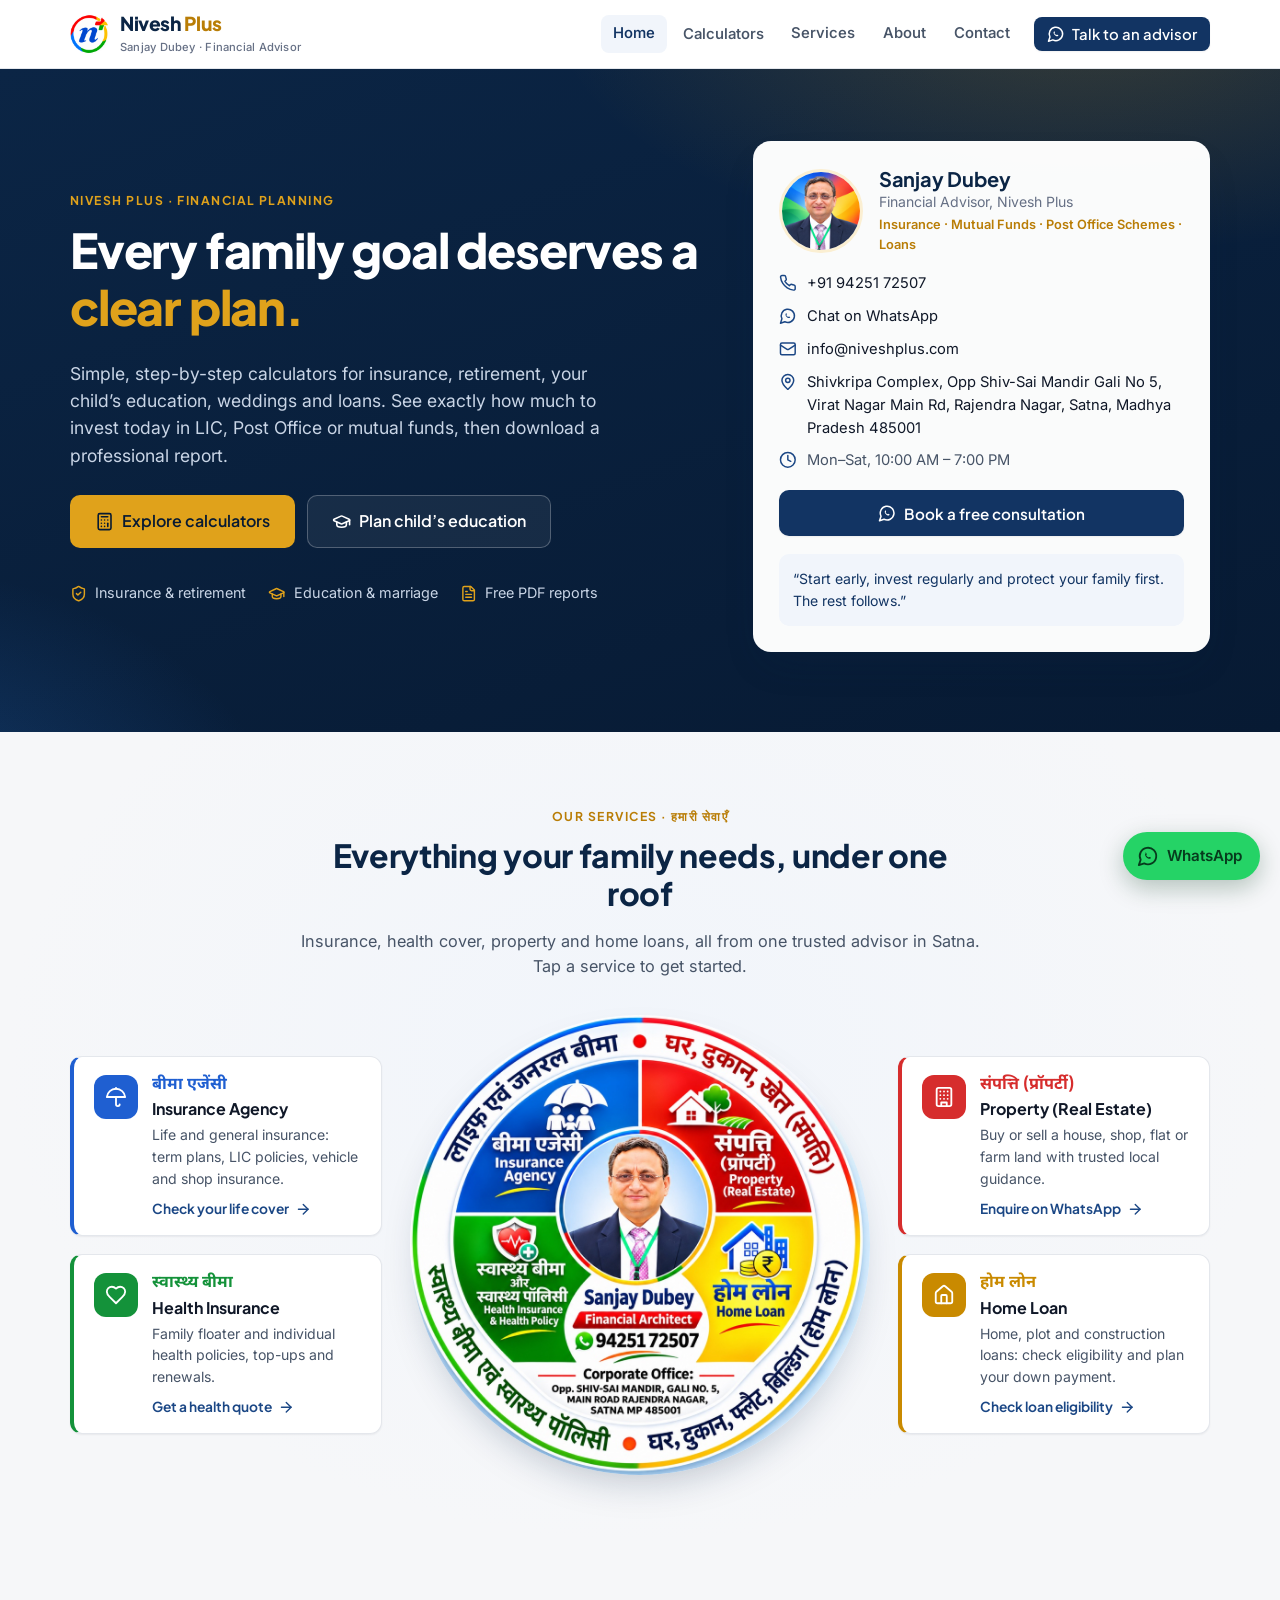
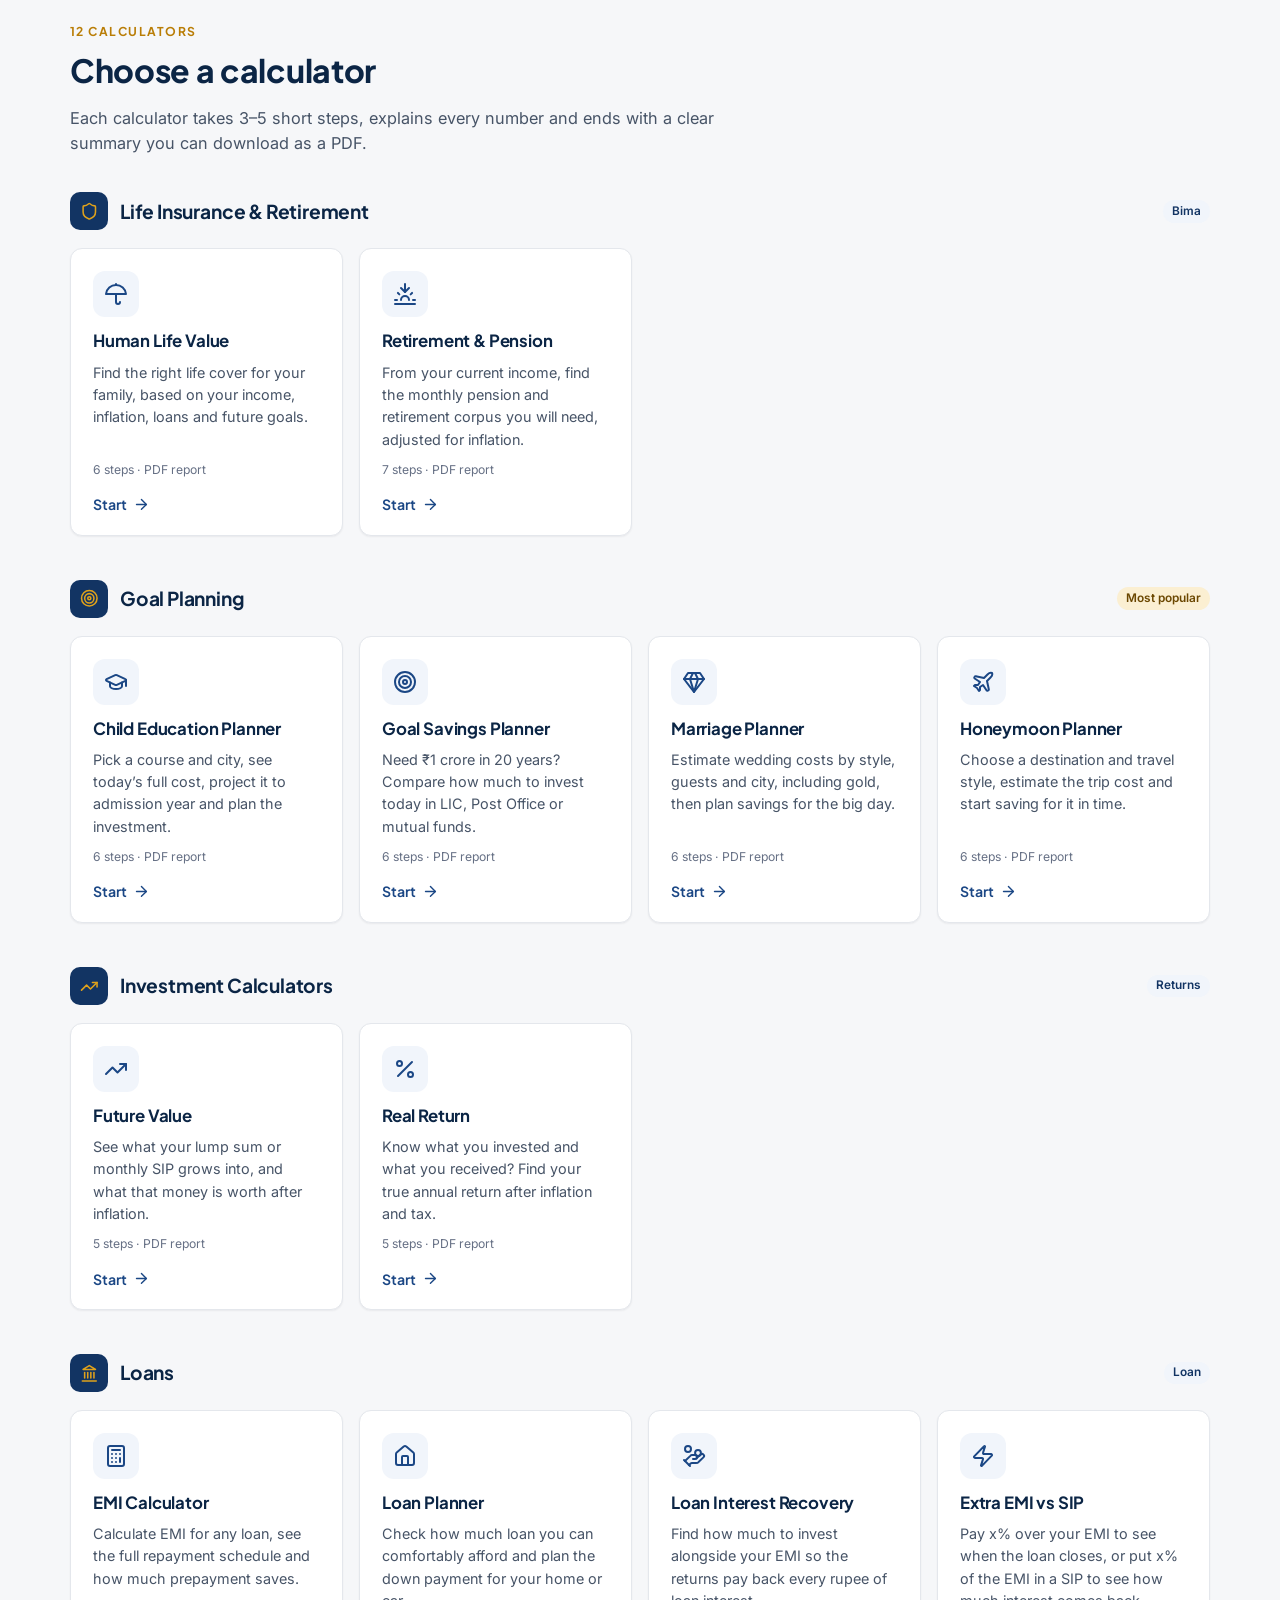
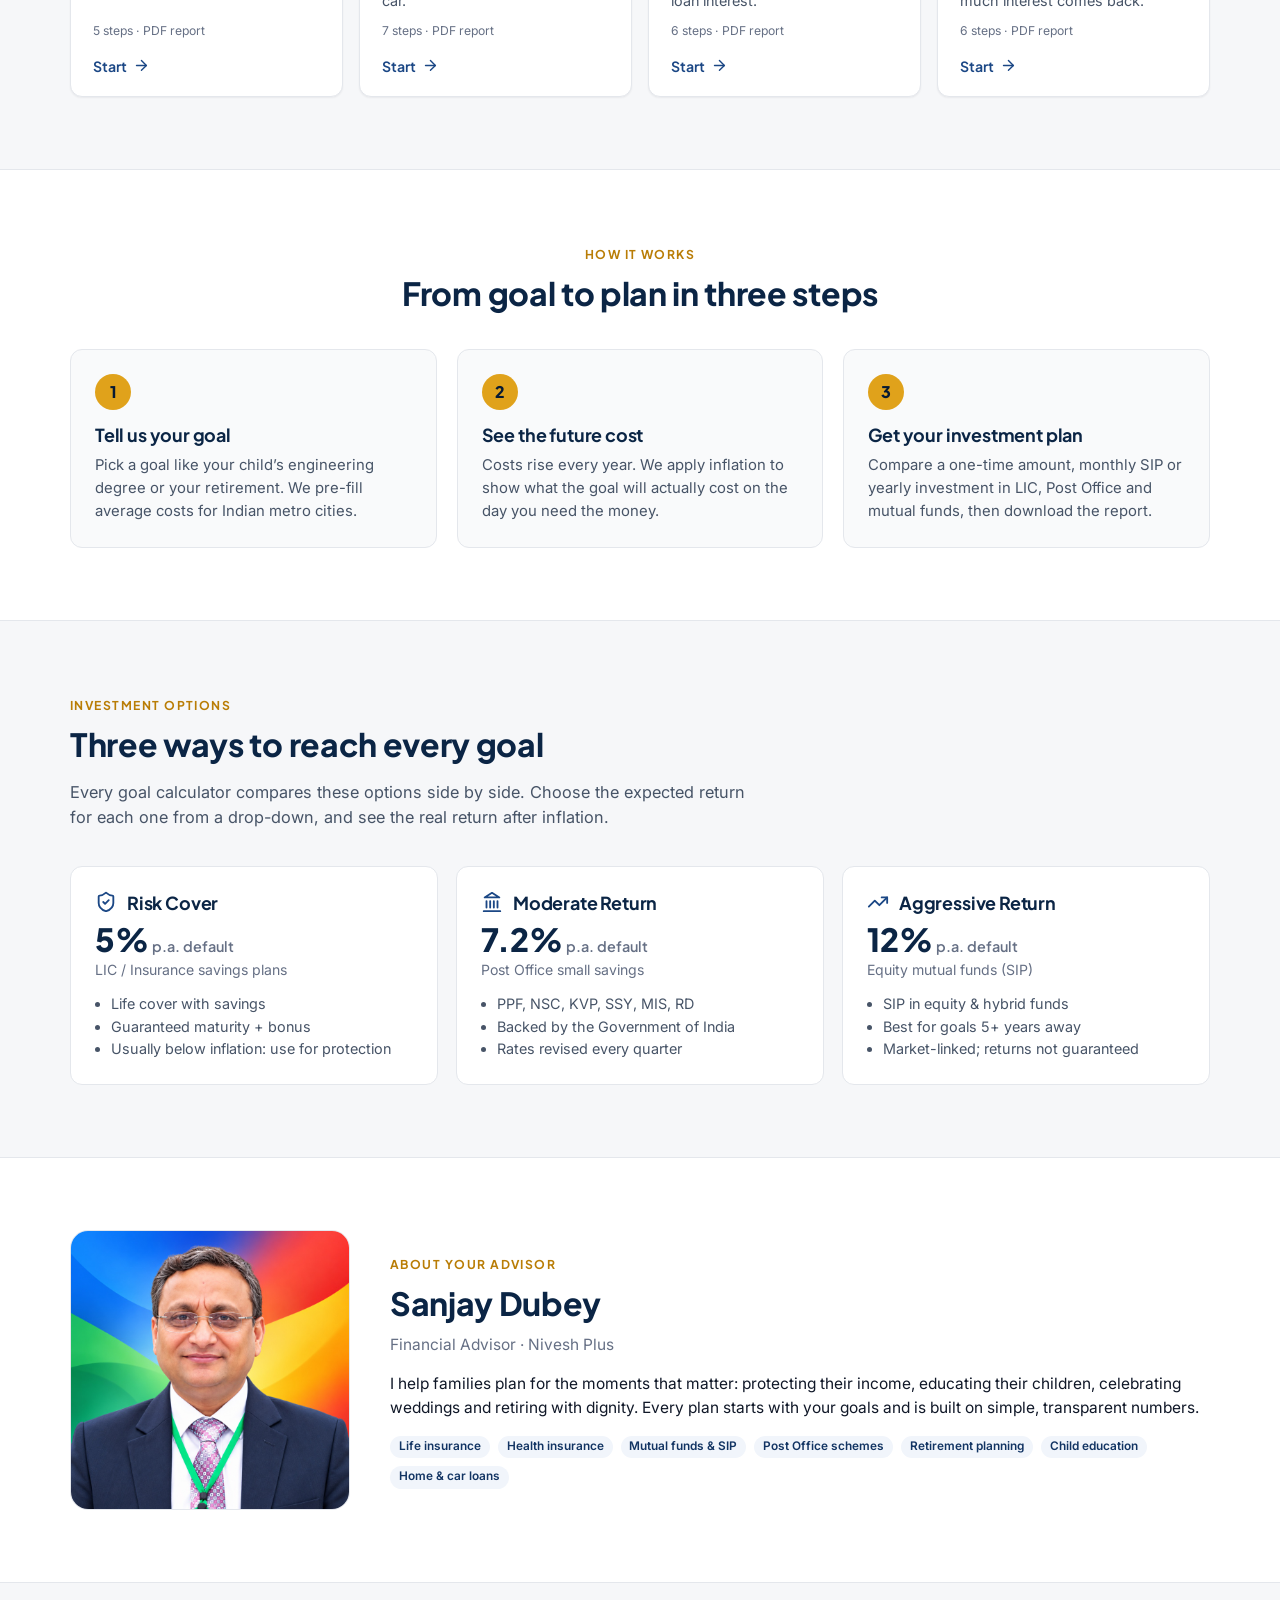
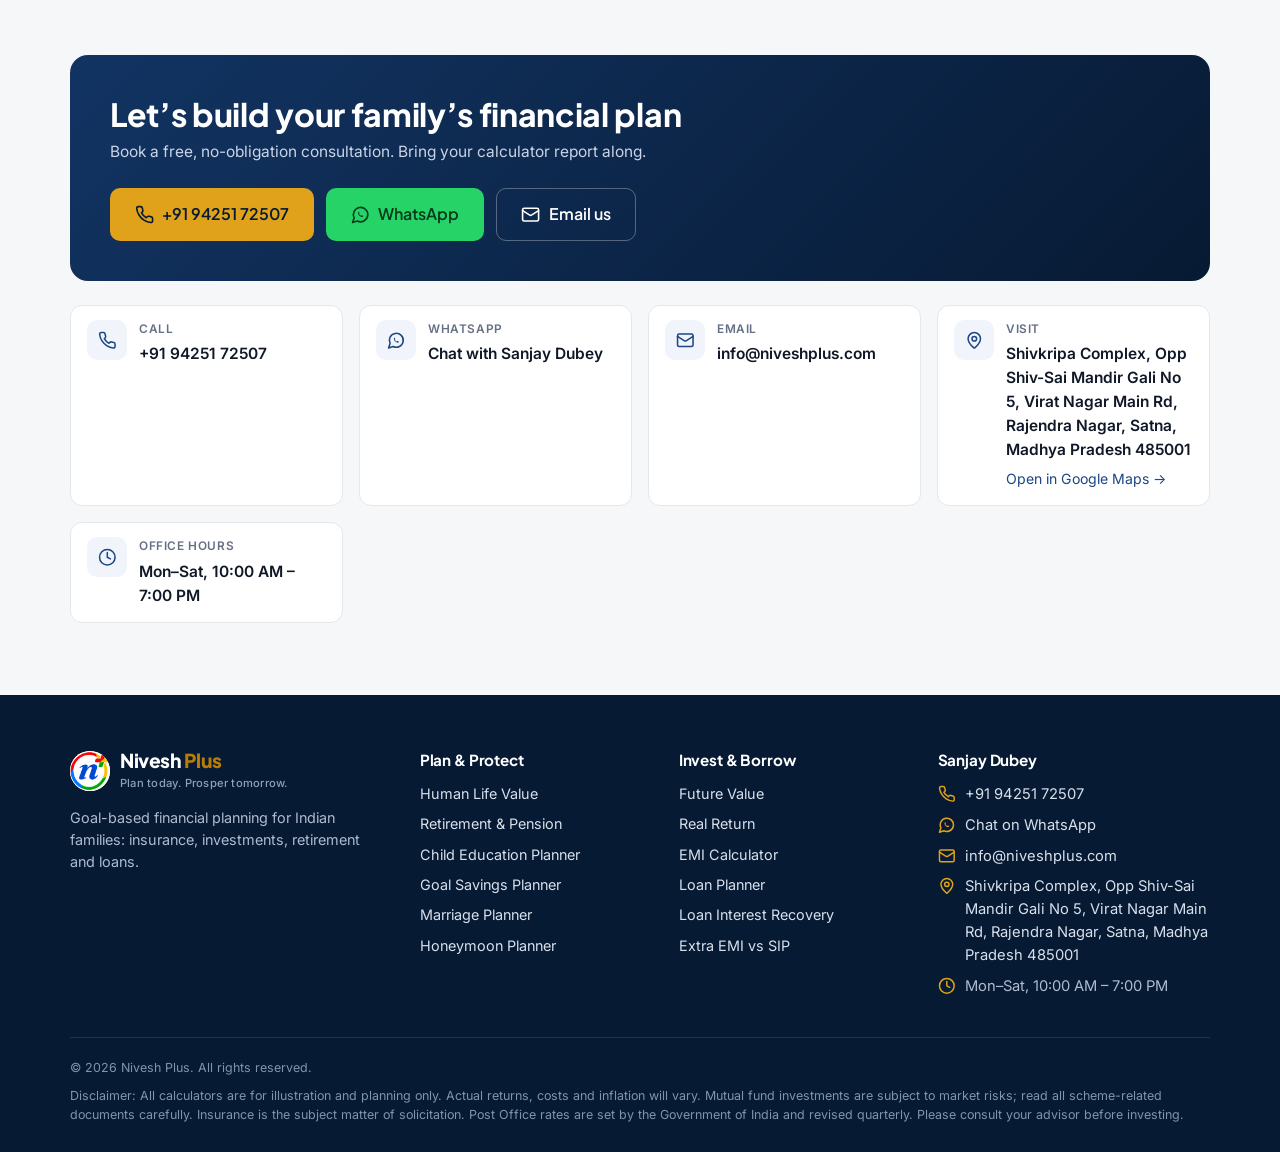
<file: index.html>
<!doctype html>
<html lang="en">
<head>
<meta charset="utf-8">
<meta name="viewport" content="width=device-width, initial-scale=1">
<title>Nivesh Plus | Financial Calculators by Sanjay Dubey</title>
<meta name="description" content="Free multi-step financial calculators: human life value, retirement, child education, marriage, honeymoon, goal savings, EMI, loan planning, loan interest recovery and extra EMI vs SIP. By Sanjay Dubey, Nivesh Plus.">
<link rel="icon" href="assets/img/favicon.png" type="image/png">
<link rel="apple-touch-icon" href="assets/img/apple-touch-icon.png">
<link rel="preconnect" href="https://fonts.googleapis.com">
<link rel="preconnect" href="https://fonts.gstatic.com" crossorigin>
<link href="https://fonts.googleapis.com/css2?family=Inter:wght@400;500;600;700&family=Plus+Jakarta+Sans:wght@600;700;800&family=Noto+Sans+Devanagari:wght@600;700&display=swap" rel="stylesheet">
<link rel="stylesheet" href="assets/css/style.css?v=202611281715">
</head>
<body data-root="">
<div id="np-header"></div>

<main>
  <section class="hero">
    <div class="container">
      <div>
        <span class="eyebrow">Nivesh Plus · Financial planning</span>
        <h1>Every family goal deserves a <em>clear plan.</em></h1>
        <p class="lead">Simple, step-by-step calculators for insurance, retirement, your child’s education, weddings and loans. See exactly how much to invest today in LIC, Post Office or mutual funds, then download a professional report.</p>
        <div class="hero-ctas">
          <a class="btn btn-gold btn-lg" href="#calculators" id="cta-calcs"></a>
          <a class="btn btn-ghost btn-lg" href="calculators/child-education.html" id="cta-edu"></a>
        </div>
        <div class="hero-points" id="hero-points"></div>
      </div>
      <div class="advisor-card">
        <div class="top">
          <img class="advisor-photo" data-np="photo" alt="Photo of the advisor">
          <div>
            <h3 data-np="name"></h3>
            <div class="role"><span data-np="title"></span>, <span data-np="company"></span></div>
            <div class="cred" data-np="credentials"></div>
          </div>
        </div>
        <div data-np="contact"></div>
        <a class="btn btn-primary" data-np="call" id="cta-call"></a>
        <div class="mini-quote" id="mini-quote"></div>
      </div>
    </div>
  </section>

  <section class="section services" id="services">
    <div class="container">
      <div class="section-head center">
        <span class="eyebrow">Our services · हमारी सेवाएँ</span>
        <h2>Everything your family needs, under one roof</h2>
        <p>Insurance, health cover, property and home loans, all from one trusted advisor in Satna. Tap a service to get started.</p>
      </div>
      <div class="svc-layout">
        <div class="svc-col" id="svc-left"></div>
        <figure class="svc-wheel">
          <img id="svc-wheel-img" alt="Nivesh Plus services: Insurance Agency, Property, Health Insurance and Home Loan, with Sanjay Dubey at the centre" width="1000" height="1000" loading="lazy">
          <svg class="svc-hotspots" viewBox="0 0 100 100" id="svc-hotspots"></svg>
        </figure>
        <div class="svc-col" id="svc-right"></div>
      </div>
    </div>
  </section>

  <section class="section" id="calculators">
    <div class="container">
      <div class="section-head">
        <span class="eyebrow">12 calculators</span>
        <h2>Choose a calculator</h2>
        <p>Each calculator takes 3–5 short steps, explains every number and ends with a clear summary you can download as a PDF.</p>
      </div>
      <div id="calc-groups"></div>
    </div>
  </section>

  <section class="section section-alt">
    <div class="container">
      <div class="section-head center" style="text-align:center">
        <span class="eyebrow">How it works</span>
        <h2>From goal to plan in three steps</h2>
      </div>
      <div class="steps-3">
        <div><div class="num">1</div><h3>Tell us your goal</h3><p>Pick a goal like your child’s engineering degree or your retirement. We pre-fill average costs for Indian metro cities.</p></div>
        <div><div class="num">2</div><h3>See the future cost</h3><p>Costs rise every year. We apply inflation to show what the goal will actually cost on the day you need the money.</p></div>
        <div><div class="num">3</div><h3>Get your investment plan</h3><p>Compare a one-time amount, monthly SIP or yearly investment in LIC, Post Office and mutual funds, then download the report.</p></div>
      </div>
    </div>
  </section>

  <section class="section">
    <div class="container">
      <div class="section-head">
        <span class="eyebrow">Investment options</span>
        <h2>Three ways to reach every goal</h2>
        <p>Every goal calculator compares these options side by side. Choose the expected return for each one from a drop-down, and see the real return after inflation.</p>
      </div>
      <div class="options-3" id="options-3"></div>
    </div>
  </section>

  <section class="section section-alt" id="about">
    <div class="container about">
      <img class="about-photo" data-np="photo" alt="Photo of the advisor">
      <div>
        <span class="eyebrow">About your advisor</span>
        <h2 data-np="name"></h2>
        <p class="muted" style="margin-top:-6px"><span data-np="title"></span> · <span data-np="company"></span></p>
        <p data-np="bio"></p>
        <div class="chip-row" style="display:flex;gap:8px;flex-wrap:wrap;margin-top:8px" id="about-services"></div>
      </div>
    </div>
  </section>

  <section class="section" id="contact">
    <div class="container">
      <div class="cta-band">
        <div>
          <h2>Let’s build your family’s financial plan</h2>
          <p>Book a free, no-obligation consultation. Bring your calculator report along.</p>
        </div>
        <div style="display:flex;gap:12px;flex-wrap:wrap">
          <a class="btn btn-gold btn-lg" id="cta-call-2"></a>
          <a class="btn btn-wa btn-lg" id="cta-wa" target="_blank" rel="noopener" hidden></a>
          <a class="btn btn-ghost btn-lg" id="cta-mail" style="background:transparent;color:#fff;border-color:rgba(255,255,255,.3)"></a>
        </div>
      </div>
      <div style="display:grid;grid-template-columns:repeat(auto-fit,minmax(240px,1fr));gap:16px;margin-top:24px" id="contact-cards"></div>
    </div>
  </section>
</main>

<div id="np-footer"></div>

<script src="assets/js/config.js?v=202611281715"></script>
<script src="assets/js/core.js?v=202611281715"></script>
<script>
(function () {
  const NP = window.NP, C = NP.config, I = NP.icon, esc = NP.esc;
  document.getElementById('cta-calcs').innerHTML = I('calculator') + 'Explore calculators';
  document.getElementById('cta-edu').innerHTML = I('graduation-cap') + 'Plan child’s education';
  document.getElementById('cta-call').innerHTML = I(C.contact.whatsapp ? 'whatsapp' : 'phone') + 'Book a free consultation';
  const call2 = document.getElementById('cta-call-2');
  call2.href = NP.telHref(); call2.innerHTML = I('phone') + esc(C.contact.phone);
  const wa = document.getElementById('cta-wa');
  if (C.contact.whatsapp) { wa.href = NP.waHref(); wa.innerHTML = I('whatsapp') + 'WhatsApp'; wa.hidden = false; }
  const mail = document.getElementById('cta-mail');
  mail.href = 'mailto:' + C.contact.email; mail.innerHTML = I('mail') + 'Email us';
  document.getElementById('hero-points').innerHTML = [['shield-check', 'Insurance & retirement'], ['graduation-cap', 'Education & marriage'], ['file-text', 'Free PDF reports']]
    .map(p => '<span>' + I(p[0]) + p[1] + '</span>').join('');
  document.getElementById('mini-quote').innerHTML = '“Start early, invest regularly and protect your family first. The rest follows.”';

  document.getElementById('calc-groups').innerHTML = NP.GROUPS.map(g =>
    '<div class="calc-group"><div class="calc-group-title"><span class="gicon">' + I(g.icon) + '</span><h3>' + esc(g.title) + '</h3><span class="chip' + (g.key === 'goals' ? ' chip-gold' : '') + '">' + esc(g.chip) + '</span></div>' +
    '<div class="calc-grid">' + NP.CALCS.filter(c => c.group === g.key).map(c =>
      '<a class="calc-card" href="' + NP.calcHref(c.id) + '"><span class="cicon">' + I(c.icon) + '</span>' +
      '<h4>' + esc(c.title) + '</h4><p>' + esc(c.desc) + '</p>' +
      '<span class="meta">' + (c.steps + 1) + ' steps · PDF report</span>' +
      '<span class="go">Start ' + I('arrow-right') + '</span></a>').join('') + '</div></div>').join('');

  const notes = {
    lic: ['Life cover with savings', 'Guaranteed maturity + bonus', 'Usually below inflation: use for protection'],
    po: ['PPF, NSC, KVP, SSY, MIS, RD', 'Backed by the Government of India', 'Rates revised every quarter'],
    mf: ['SIP in equity & hybrid funds', 'Best for goals 5+ years away', 'Market-linked; returns not guaranteed']
  };
  document.getElementById('options-3').innerHTML = NP.INVEST.map(x =>
    '<div class="opt-card"><div class="head">' + I(x.icon) + '<h3 style="margin:0">' + esc(x.name) + '</h3></div>' +
    '<div class="rate">' + x.def + '%<small> p.a. default</small></div><div class="muted" style="font-size:.88rem">' + esc(x.product) + '</div>' +
    '<ul>' + notes[x.key].map(n => '<li>' + esc(n) + '</li>').join('') + '</ul></div>').join('');

  document.getElementById('about-services').innerHTML = ['Life insurance', 'Health insurance', 'Mutual funds & SIP', 'Post Office schemes', 'Retirement planning', 'Child education', 'Home & car loans']
    .map(s => '<span class="chip">' + esc(s) + '</span>').join('');

  /* Services wheel: cards beside the image and clickable quadrants on it. */
  const svcs = C.services || [];
  const ext = href => NP.isExternal(href) ? ' target="_blank" rel="noopener"' : '';
  document.getElementById('svc-wheel-img').src = C.servicesWheel || 'assets/img/services-wheel.jpg';
  const card = s => {
    const href = NP.serviceHref(s);
    return '<a class="svc-card" id="svc-' + esc(s.key) + '" data-q="' + esc(s.quadrant) + '" href="' + esc(href) + '"' + ext(href) + ' style="--svc:' + esc(s.color) + '">' +
      '<span class="svc-icon">' + I(s.icon) + '</span><span class="svc-body"><span class="svc-hi" lang="hi">' + esc(s.titleHi) + '</span>' +
      '<span class="svc-title">' + esc(s.title) + '</span><span class="svc-desc">' + esc(s.desc) + '</span>' +
      '<span class="svc-go">' + esc(s.cta || 'Learn more') + I('arrow-right') + '</span></span></a>';
  };
  const order = { tl: 0, bl: 1, tr: 2, br: 3 };
  const sorted = svcs.slice().sort((a, b) => (order[a.quadrant] ?? 9) - (order[b.quadrant] ?? 9));
  document.getElementById('svc-left').innerHTML = sorted.filter(s => s.quadrant === 'tl' || s.quadrant === 'bl').map(card).join('');
  document.getElementById('svc-right').innerHTML = sorted.filter(s => s.quadrant !== 'tl' && s.quadrant !== 'bl').map(card).join('');
  /* Quarter-ring paths matching the four coloured slices of the wheel (centre 50,50). */
  const R = 39, r = 17, P = (a, rad) => (50 + rad * Math.cos(a)).toFixed(2) + ' ' + (50 + rad * Math.sin(a)).toFixed(2);
  const ang = { tl: [Math.PI, 1.5 * Math.PI], tr: [1.5 * Math.PI, 2 * Math.PI], br: [0, 0.5 * Math.PI], bl: [0.5 * Math.PI, Math.PI] };
  document.getElementById('svc-hotspots').innerHTML = svcs.filter(s => ang[s.quadrant]).map(s => {
    const [a0, a1] = ang[s.quadrant], href = NP.serviceHref(s);
    const d = 'M' + P(a0, r) + ' L' + P(a0, R) + ' A' + R + ' ' + R + ' 0 0 1 ' + P(a1, R) + ' L' + P(a1, r) + ' A' + r + ' ' + r + ' 0 0 0 ' + P(a0, r) + 'Z';
    return '<a href="' + esc(href) + '"' + ext(href) + ' data-q="' + esc(s.quadrant) + '" aria-label="' + esc(s.title + ' – ' + (s.cta || 'Learn more')) + '"><title>' + esc(s.title) + '</title><path d="' + d + '"/></a>';
  }).join('');
  /* Hovering a card highlights its slice, and vice versa. */
  const sec = document.getElementById('services');
  sec.addEventListener('mouseover', e => { const t = e.target.closest('[data-q]'); sec.dataset.hl = t ? t.dataset.q : ''; });
  sec.addEventListener('mouseleave', () => { sec.dataset.hl = ''; });

  const cc = C.contact;
  const cards = [
    ['phone', 'Call', cc.phone, NP.telHref()],
    cc.whatsapp && ['whatsapp', 'WhatsApp', 'Chat with ' + C.advisor.name, NP.waHref(), true],
    ['mail', 'Email', cc.email, 'mailto:' + cc.email],
    ['map-pin', 'Visit', cc.address, cc.mapUrl, true, cc.mapUrl && 'Open in Google Maps'],
    ['clock', 'Office hours', cc.hours]
  ].filter(Boolean);
  document.getElementById('contact-cards').innerHTML = cards
    .map(c => '<div class="tile" style="display:flex;gap:12px;align-items:flex-start"><span class="cicon" style="width:40px;height:40px;border-radius:10px;display:grid;place-items:center;background:var(--navy-50);color:var(--navy-700);flex:none">' + I(c[0]) + '</span><div><div class="kl">' + c[1] + '</div><div style="font-weight:600;margin-top:4px;word-break:break-word">' +
      (c[3] ? '<a href="' + esc(c[3]) + '"' + (c[4] ? ' target="_blank" rel="noopener"' : '') + ' style="color:inherit">' + esc(c[2]) + '</a>' : esc(c[2])) + '</div>' +
      (c[5] ? '<a href="' + esc(c[3]) + '" target="_blank" rel="noopener" style="display:inline-block;margin-top:6px;font-size:.88rem;color:var(--navy-700)">' + esc(c[5]) + ' →</a>' : '') + '</div></div>').join('');
})();
</script>
</body>
</html>
</file>
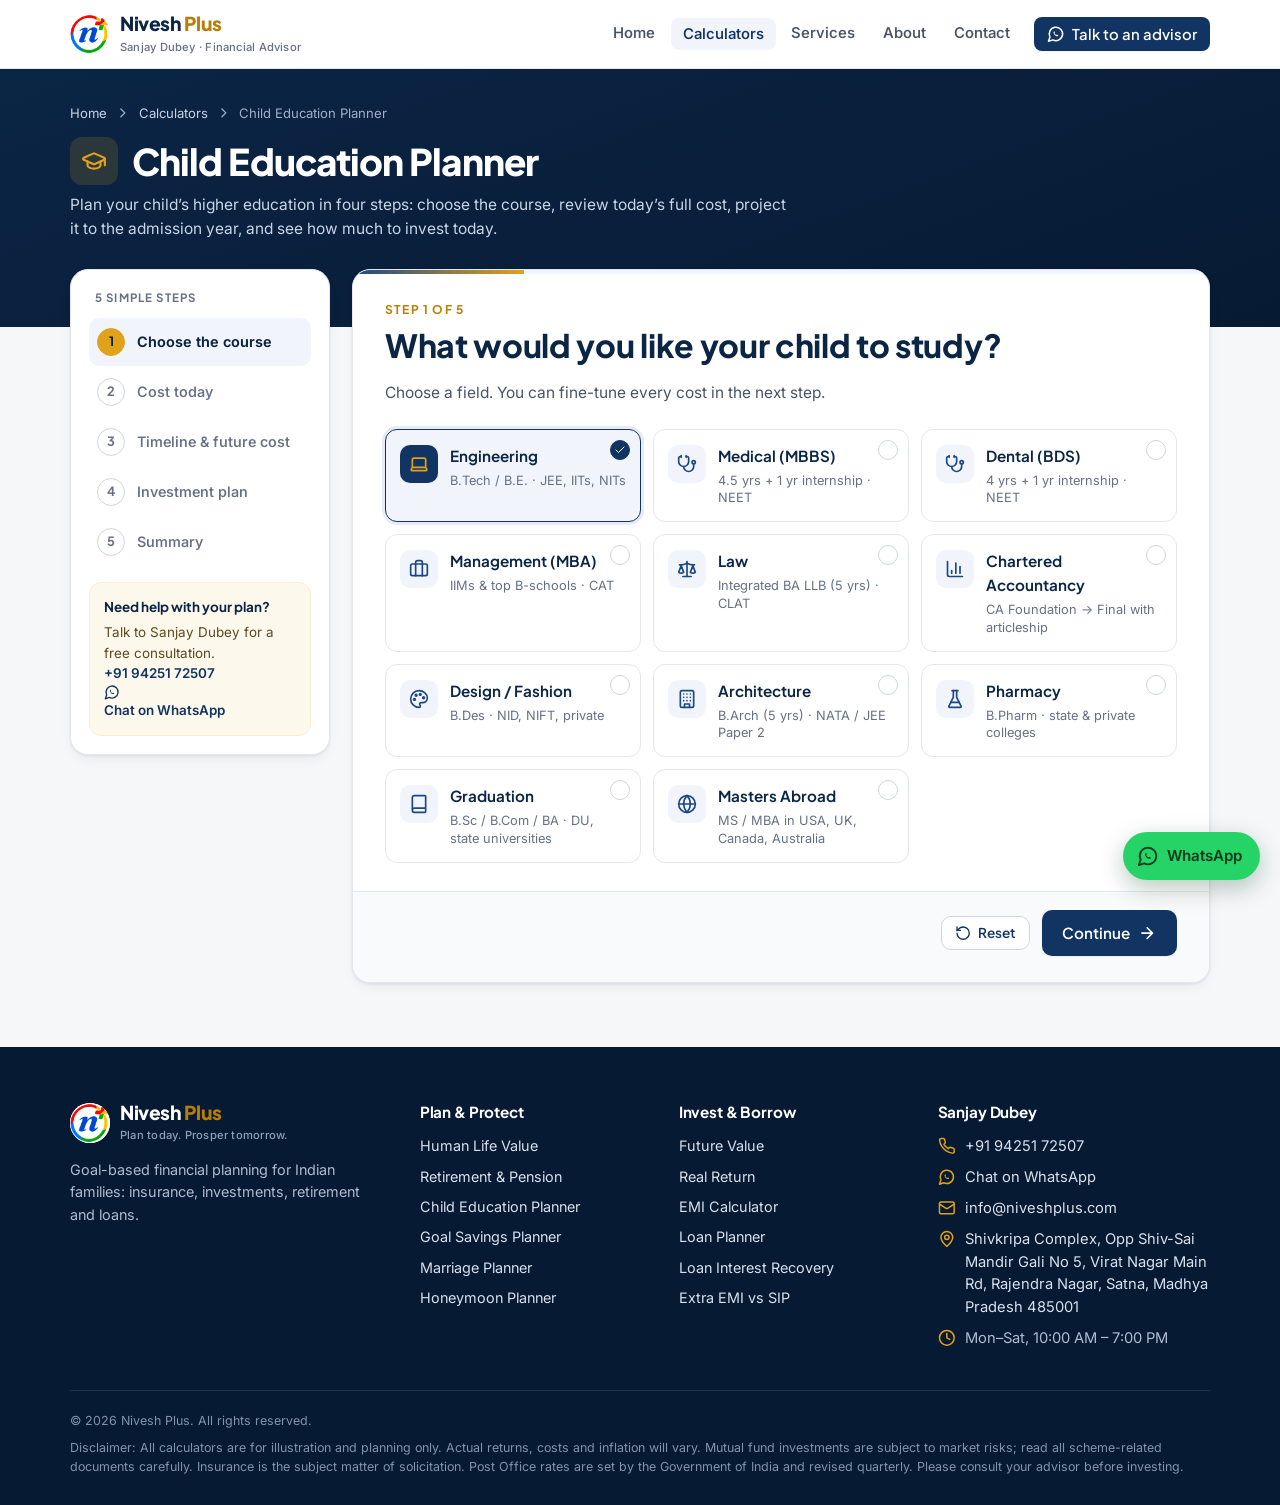
<file: calculators/child-education.html>
<!doctype html>
<html lang="en">
<head>
<meta charset="utf-8">
<meta name="viewport" content="width=device-width, initial-scale=1">
<title>Child Education Planner | Nivesh Plus</title>
<meta name="description" content="Plan your child's higher education: today's cost, future value and how much to invest in LIC, Post Office or mutual funds.">
<link rel="icon" href="../assets/img/favicon.png" type="image/png">
<link rel="apple-touch-icon" href="../assets/img/apple-touch-icon.png">
<link rel="preconnect" href="https://fonts.googleapis.com">
<link rel="preconnect" href="https://fonts.gstatic.com" crossorigin>
<link href="https://fonts.googleapis.com/css2?family=Inter:wght@400;500;600;700&family=Plus+Jakarta+Sans:wght@600;700;800&display=swap" rel="stylesheet">
<link rel="stylesheet" href="../assets/css/style.css?v=202611281715">
</head>
<body data-root="../" data-calc="child-education">
<div id="np-header"></div>
<main id="np-calc"></main>
<div id="np-footer"></div>
<script src="../assets/js/config.js?v=202611281715"></script>
<script src="../assets/js/core.js?v=202611281715"></script>
<script src="../assets/js/wizard.js?v=202611281715"></script>
<script src="../assets/js/calculators/child-education.js?v=202611281715"></script>
</body>
</html>
</file>
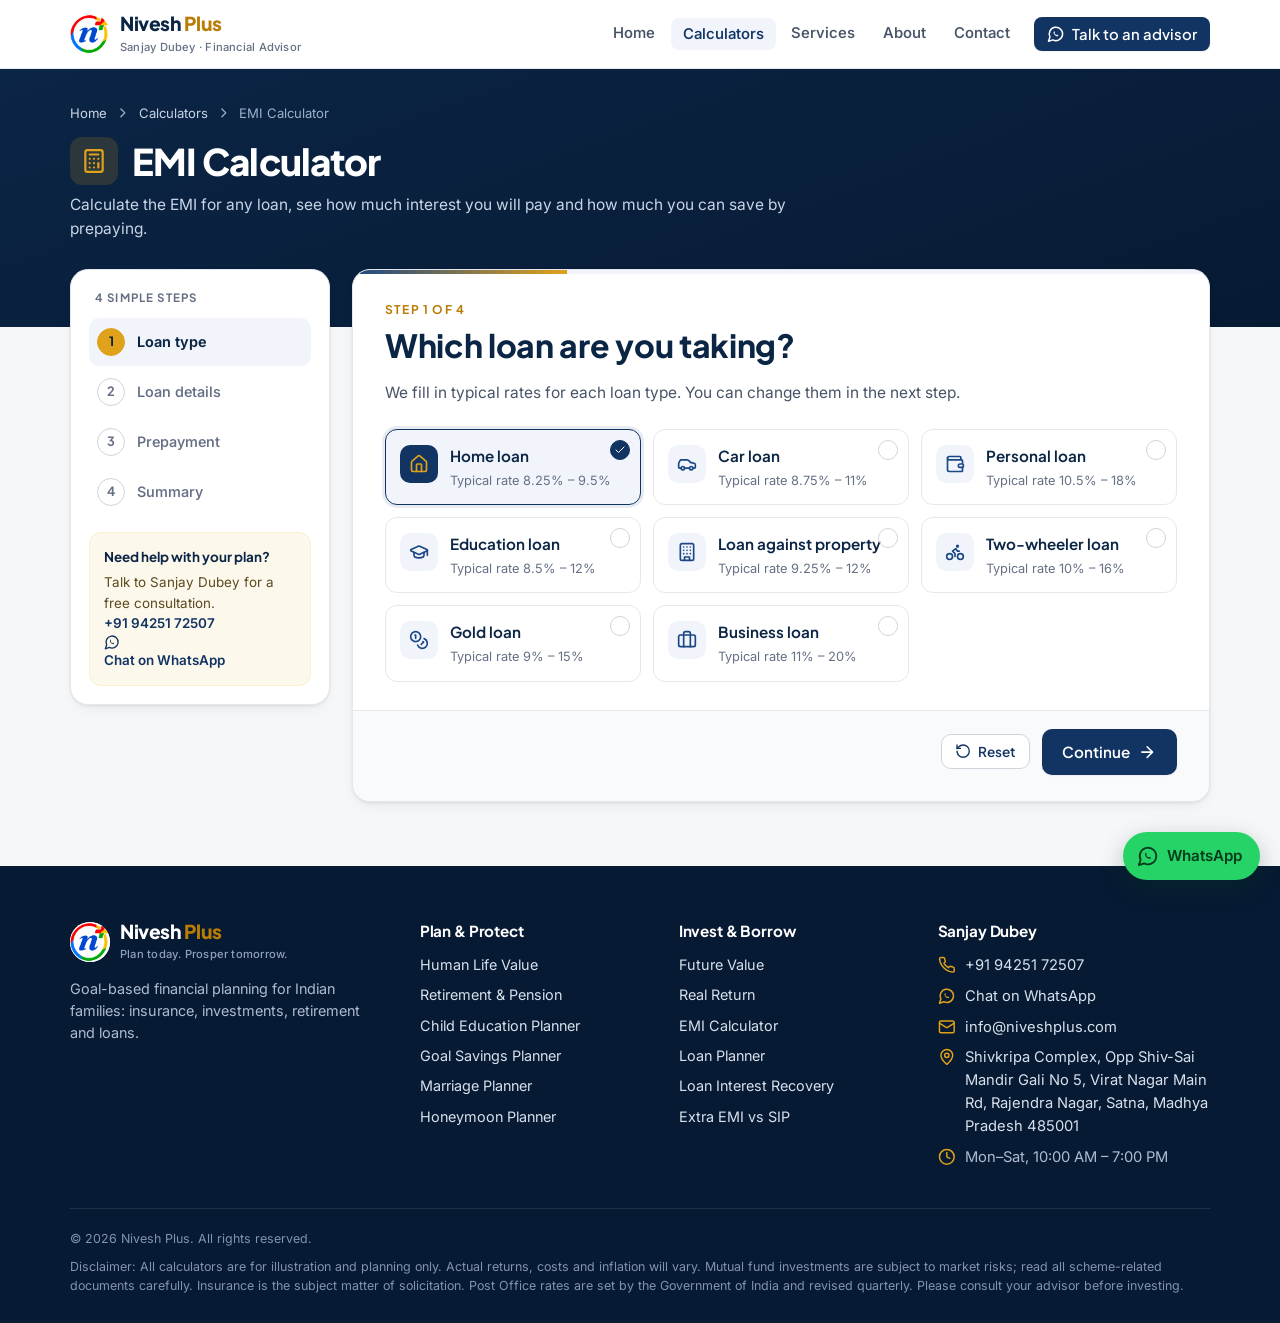
<file: calculators/emi-calculator.html>
<!doctype html>
<html lang="en">
<head>
<meta charset="utf-8">
<meta name="viewport" content="width=device-width, initial-scale=1">
<title>EMI Calculator | Nivesh Plus</title>
<meta name="description" content="Calculate loan EMI, total interest and prepayment savings.">
<link rel="icon" href="../assets/img/favicon.png" type="image/png">
<link rel="apple-touch-icon" href="../assets/img/apple-touch-icon.png">
<link rel="preconnect" href="https://fonts.googleapis.com">
<link rel="preconnect" href="https://fonts.gstatic.com" crossorigin>
<link href="https://fonts.googleapis.com/css2?family=Inter:wght@400;500;600;700&family=Plus+Jakarta+Sans:wght@600;700;800&display=swap" rel="stylesheet">
<link rel="stylesheet" href="../assets/css/style.css?v=202611281715">
</head>
<body data-root="../" data-calc="emi-calculator">
<div id="np-header"></div>
<main id="np-calc"></main>
<div id="np-footer"></div>
<script src="../assets/js/config.js?v=202611281715"></script>
<script src="../assets/js/core.js?v=202611281715"></script>
<script src="../assets/js/wizard.js?v=202611281715"></script>
<script src="../assets/js/calculators/emi-calculator.js?v=202611281715"></script>
</body>
</html>
</file>
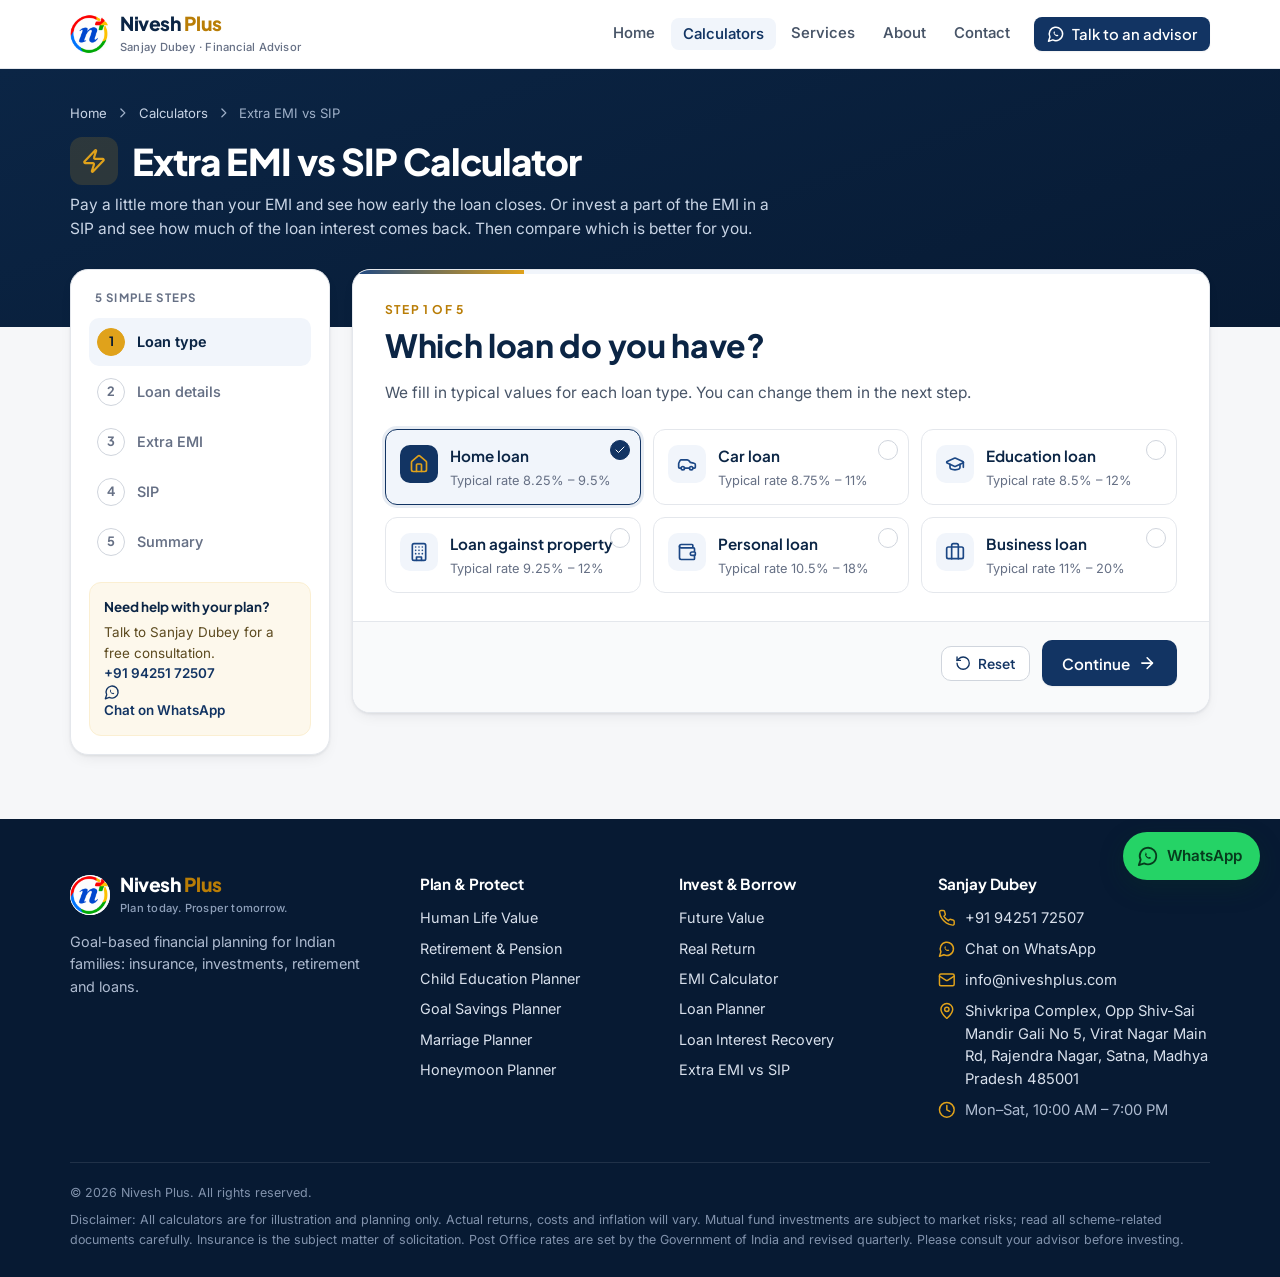
<file: calculators/extra-emi-sip.html>
<!doctype html>
<html lang="en">
<head>
<meta charset="utf-8">
<meta name="viewport" content="width=device-width, initial-scale=1">
<title>Extra EMI vs SIP Calculator | Nivesh Plus</title>
<meta name="description" content="Pay a percentage over your EMI to see when your loan closes, or invest a percentage of your EMI in a SIP to see how much loan interest comes back.">
<link rel="icon" href="../assets/img/favicon.png" type="image/png">
<link rel="apple-touch-icon" href="../assets/img/apple-touch-icon.png">
<link rel="preconnect" href="https://fonts.googleapis.com">
<link rel="preconnect" href="https://fonts.gstatic.com" crossorigin>
<link href="https://fonts.googleapis.com/css2?family=Inter:wght@400;500;600;700&family=Plus+Jakarta+Sans:wght@600;700;800&display=swap" rel="stylesheet">
<link rel="stylesheet" href="../assets/css/style.css?v=202611281715">
</head>
<body data-root="../" data-calc="extra-emi-sip">
<div id="np-header"></div>
<main id="np-calc"></main>
<div id="np-footer"></div>
<script src="../assets/js/config.js?v=202611281715"></script>
<script src="../assets/js/core.js?v=202611281715"></script>
<script src="../assets/js/wizard.js?v=202611281715"></script>
<script src="../assets/js/calculators/extra-emi-sip.js?v=202611281715"></script>
</body>
</html>
</file>
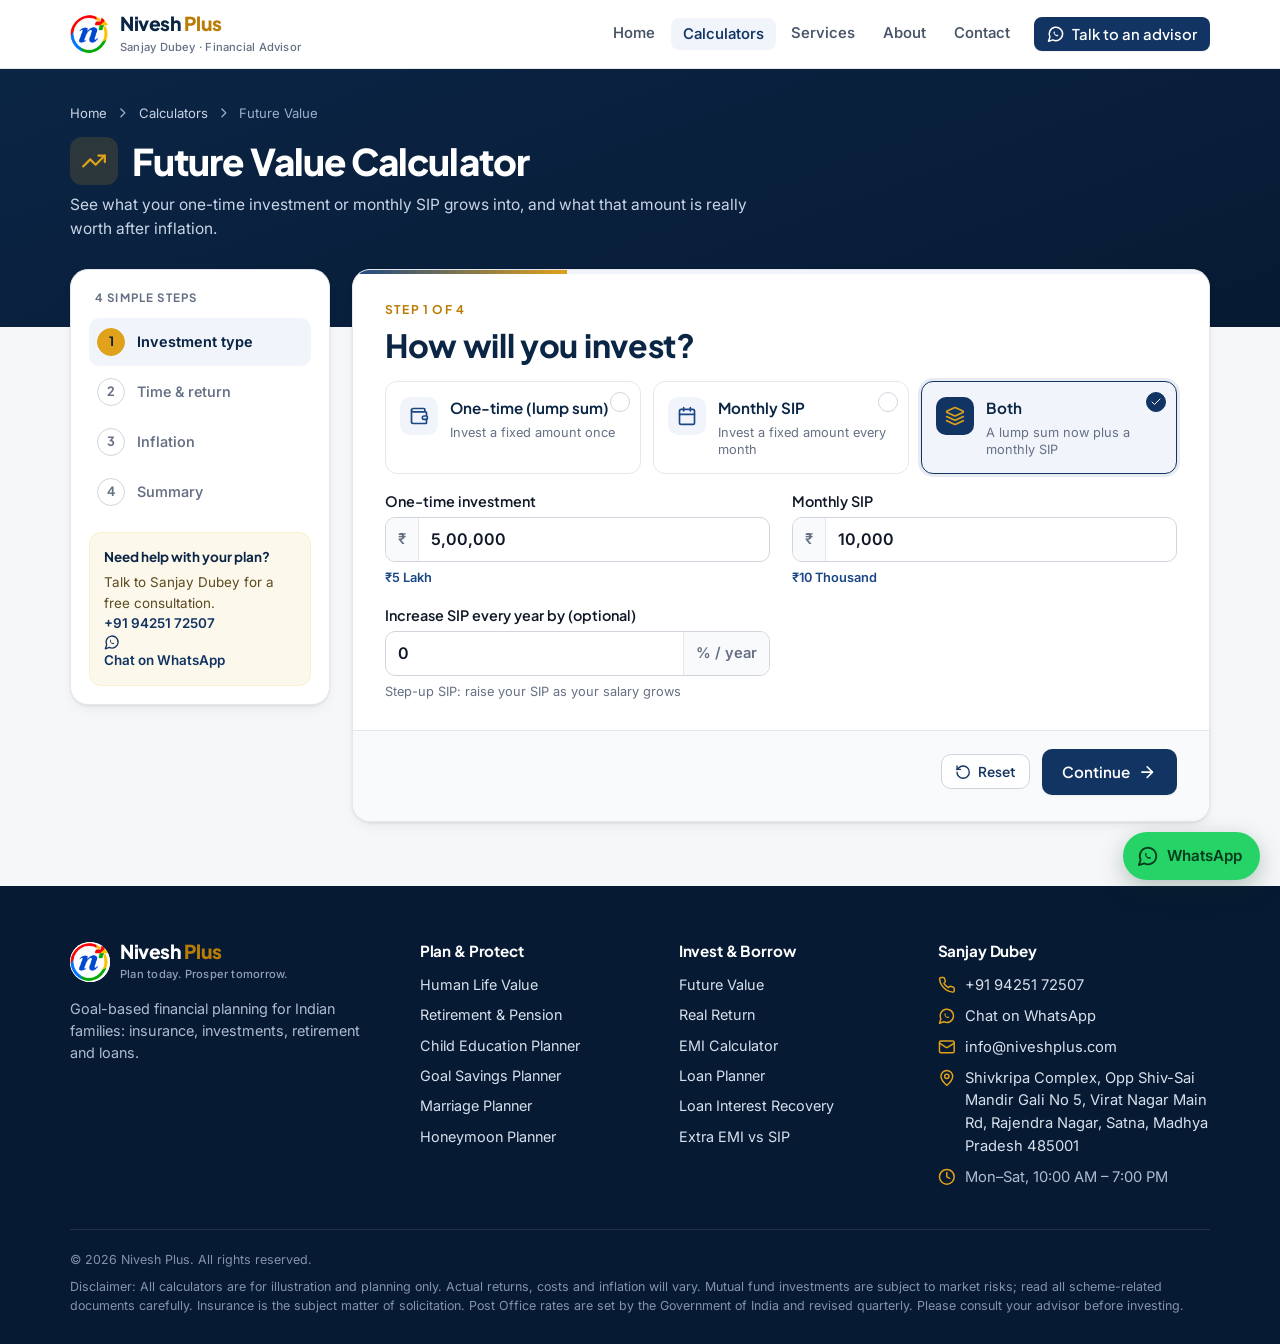
<file: calculators/future-value.html>
<!doctype html>
<html lang="en">
<head>
<meta charset="utf-8">
<meta name="viewport" content="width=device-width, initial-scale=1">
<title>Future Value Calculator | Nivesh Plus</title>
<meta name="description" content="See what your lump sum or SIP grows into, and its value after inflation.">
<link rel="icon" href="../assets/img/favicon.png" type="image/png">
<link rel="apple-touch-icon" href="../assets/img/apple-touch-icon.png">
<link rel="preconnect" href="https://fonts.googleapis.com">
<link rel="preconnect" href="https://fonts.gstatic.com" crossorigin>
<link href="https://fonts.googleapis.com/css2?family=Inter:wght@400;500;600;700&family=Plus+Jakarta+Sans:wght@600;700;800&display=swap" rel="stylesheet">
<link rel="stylesheet" href="../assets/css/style.css?v=202611281715">
</head>
<body data-root="../" data-calc="future-value">
<div id="np-header"></div>
<main id="np-calc"></main>
<div id="np-footer"></div>
<script src="../assets/js/config.js?v=202611281715"></script>
<script src="../assets/js/core.js?v=202611281715"></script>
<script src="../assets/js/wizard.js?v=202611281715"></script>
<script src="../assets/js/calculators/future-value.js?v=202611281715"></script>
</body>
</html>
</file>
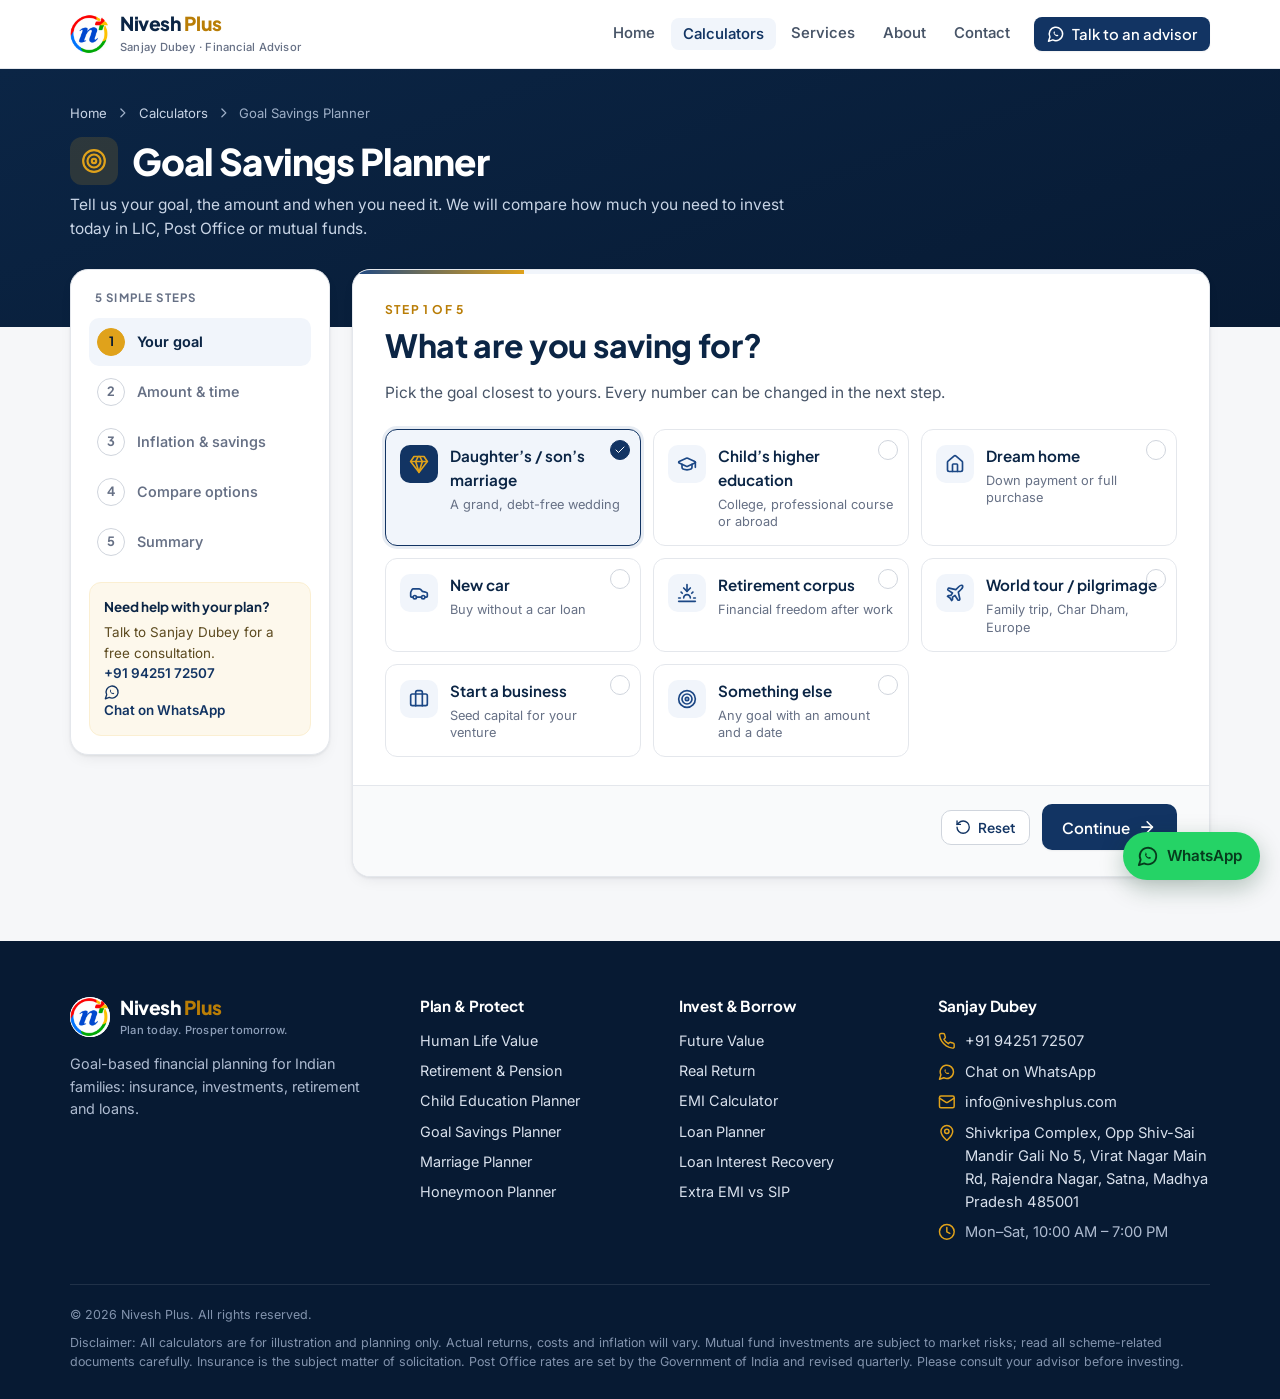
<file: calculators/goal-savings.html>
<!doctype html>
<html lang="en">
<head>
<meta charset="utf-8">
<meta name="viewport" content="width=device-width, initial-scale=1">
<title>Goal Savings Planner | Nivesh Plus</title>
<meta name="description" content="How much to invest today to reach your goal? Compare LIC, Post Office and mutual funds.">
<link rel="icon" href="../assets/img/favicon.png" type="image/png">
<link rel="apple-touch-icon" href="../assets/img/apple-touch-icon.png">
<link rel="preconnect" href="https://fonts.googleapis.com">
<link rel="preconnect" href="https://fonts.gstatic.com" crossorigin>
<link href="https://fonts.googleapis.com/css2?family=Inter:wght@400;500;600;700&family=Plus+Jakarta+Sans:wght@600;700;800&display=swap" rel="stylesheet">
<link rel="stylesheet" href="../assets/css/style.css?v=202611281715">
</head>
<body data-root="../" data-calc="goal-savings">
<div id="np-header"></div>
<main id="np-calc"></main>
<div id="np-footer"></div>
<script src="../assets/js/config.js?v=202611281715"></script>
<script src="../assets/js/core.js?v=202611281715"></script>
<script src="../assets/js/wizard.js?v=202611281715"></script>
<script src="../assets/js/calculators/goal-savings.js?v=202611281715"></script>
</body>
</html>
</file>
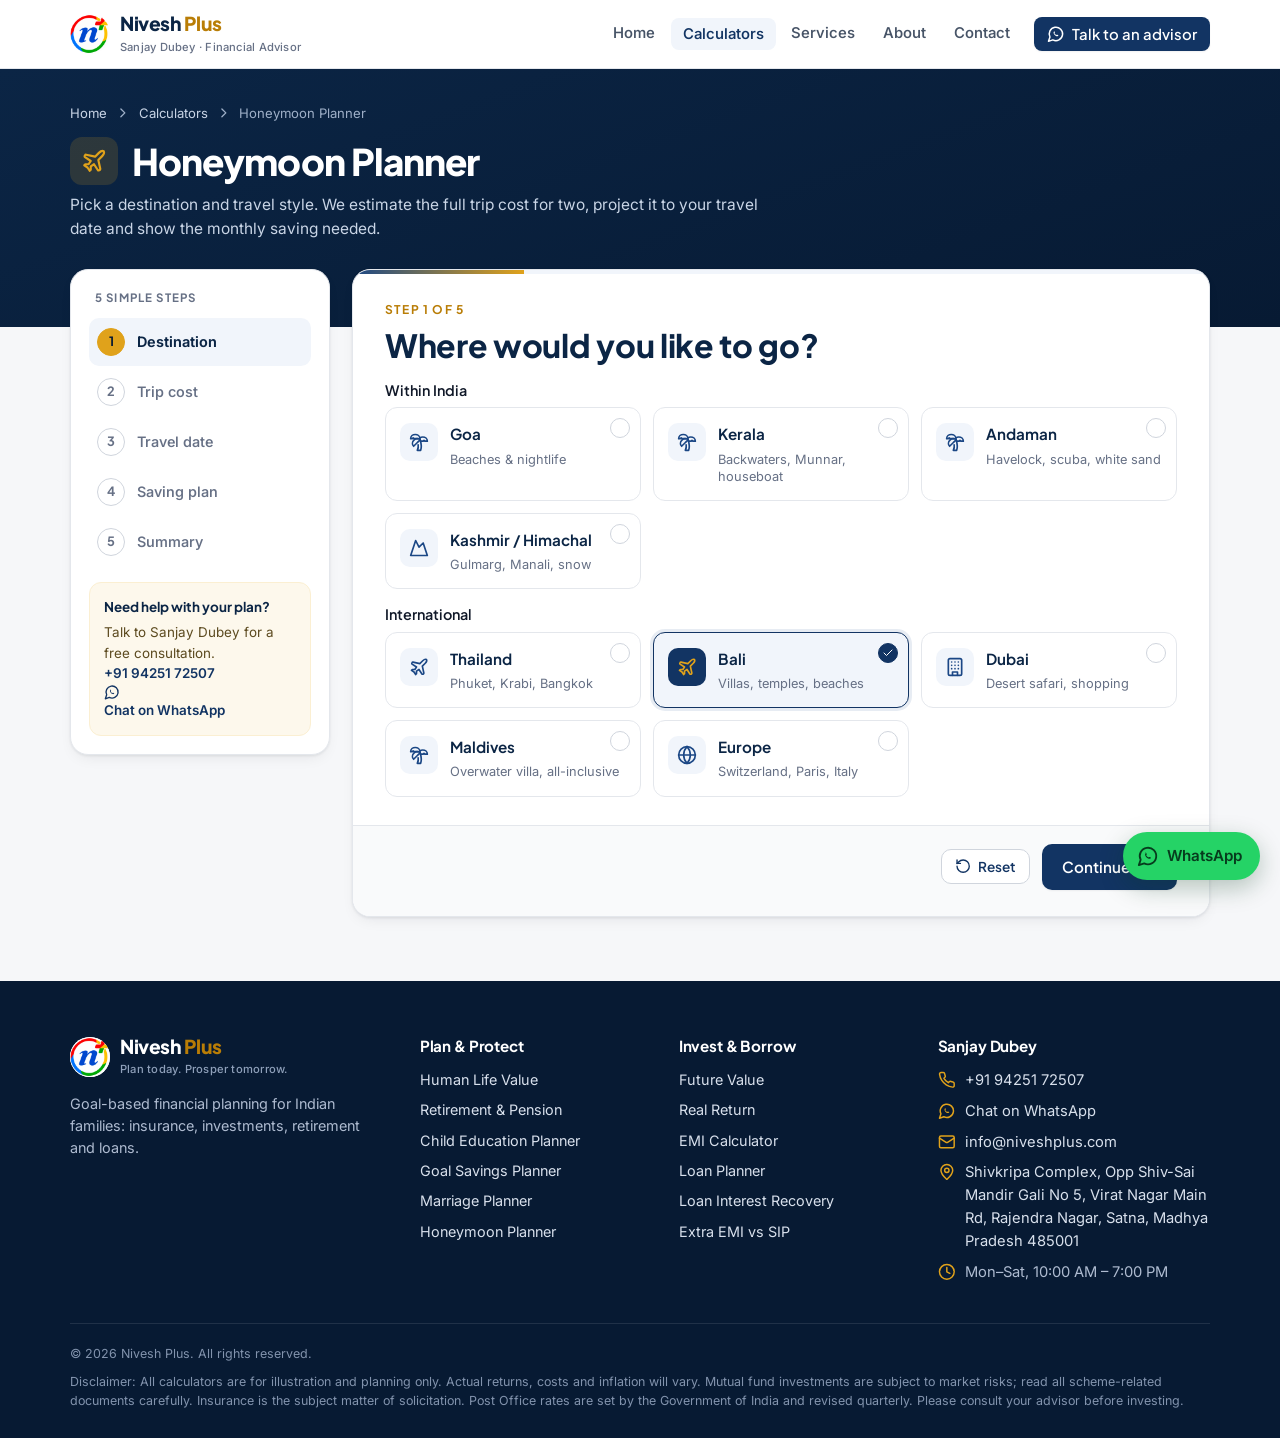
<file: calculators/honeymoon-plan.html>
<!doctype html>
<html lang="en">
<head>
<meta charset="utf-8">
<meta name="viewport" content="width=device-width, initial-scale=1">
<title>Honeymoon Planner | Nivesh Plus</title>
<meta name="description" content="Estimate your honeymoon cost for domestic and international destinations and plan monthly savings.">
<link rel="icon" href="../assets/img/favicon.png" type="image/png">
<link rel="apple-touch-icon" href="../assets/img/apple-touch-icon.png">
<link rel="preconnect" href="https://fonts.googleapis.com">
<link rel="preconnect" href="https://fonts.gstatic.com" crossorigin>
<link href="https://fonts.googleapis.com/css2?family=Inter:wght@400;500;600;700&family=Plus+Jakarta+Sans:wght@600;700;800&display=swap" rel="stylesheet">
<link rel="stylesheet" href="../assets/css/style.css?v=202611281715">
</head>
<body data-root="../" data-calc="honeymoon-plan">
<div id="np-header"></div>
<main id="np-calc"></main>
<div id="np-footer"></div>
<script src="../assets/js/config.js?v=202611281715"></script>
<script src="../assets/js/core.js?v=202611281715"></script>
<script src="../assets/js/wizard.js?v=202611281715"></script>
<script src="../assets/js/calculators/honeymoon-plan.js?v=202611281715"></script>
</body>
</html>
</file>
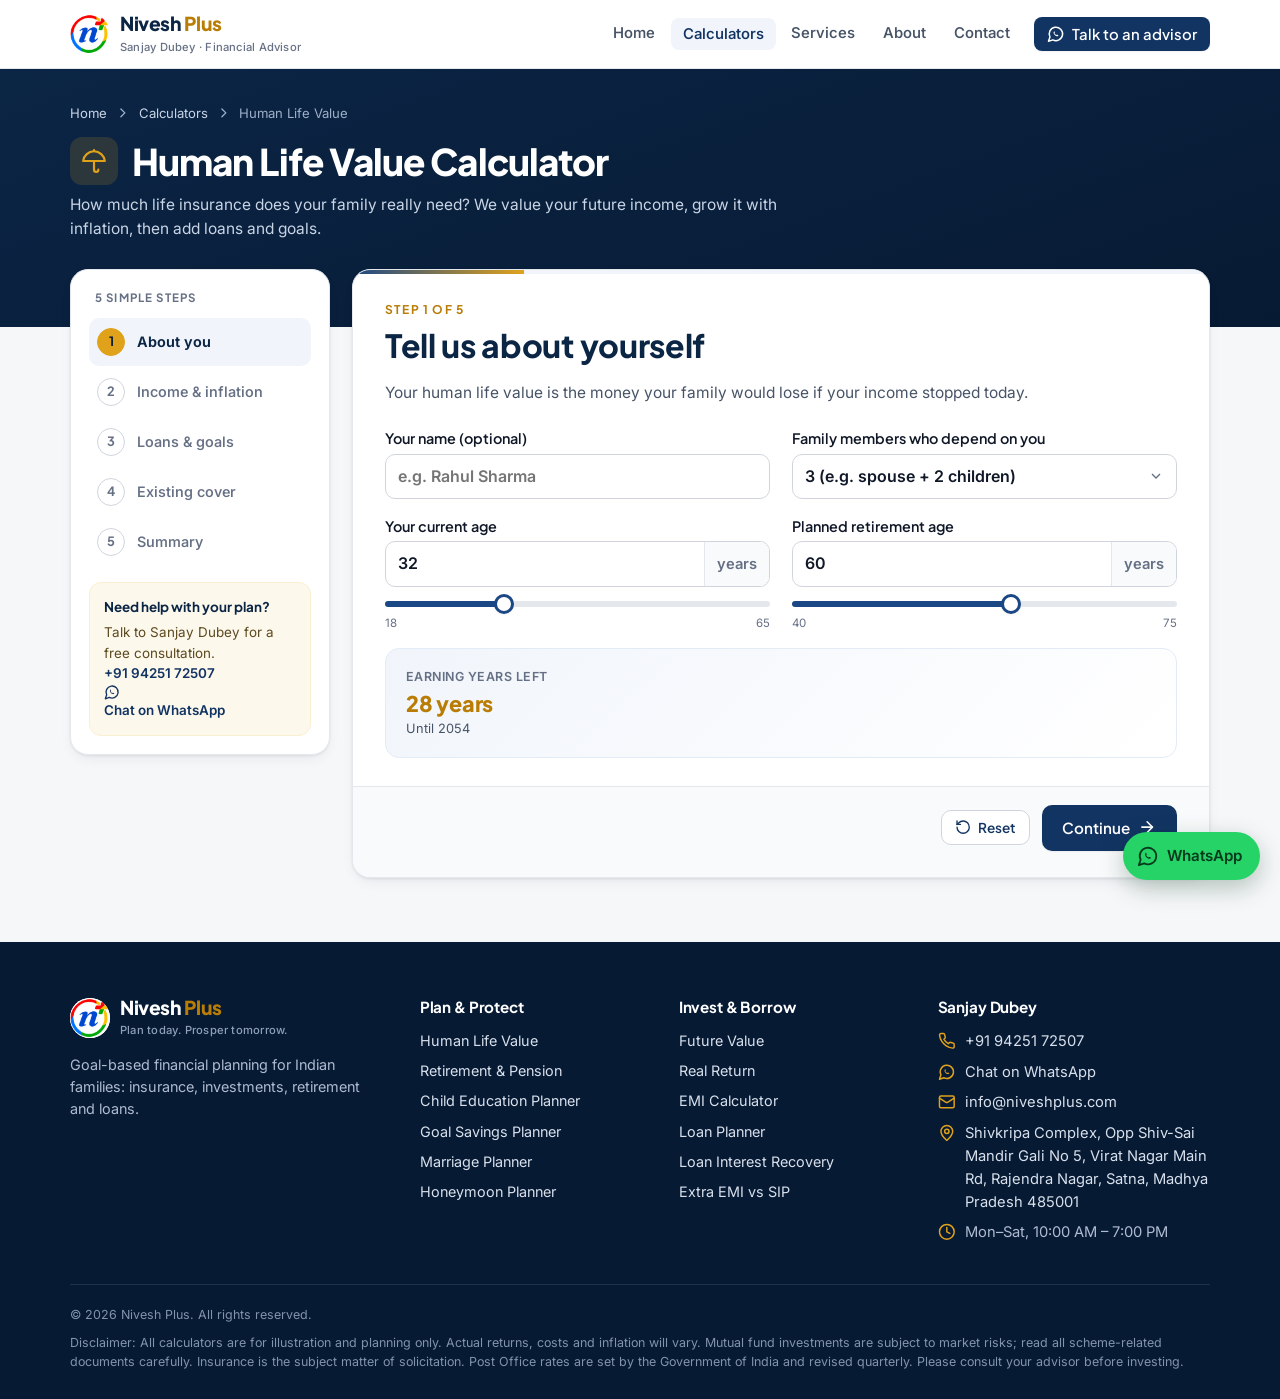
<file: calculators/human-life-value.html>
<!doctype html>
<html lang="en">
<head>
<meta charset="utf-8">
<meta name="viewport" content="width=device-width, initial-scale=1">
<title>Human Life Value Calculator | Nivesh Plus</title>
<meta name="description" content="Find the right life insurance cover for your family, adjusted for inflation, loans and goals.">
<link rel="icon" href="../assets/img/favicon.png" type="image/png">
<link rel="apple-touch-icon" href="../assets/img/apple-touch-icon.png">
<link rel="preconnect" href="https://fonts.googleapis.com">
<link rel="preconnect" href="https://fonts.gstatic.com" crossorigin>
<link href="https://fonts.googleapis.com/css2?family=Inter:wght@400;500;600;700&family=Plus+Jakarta+Sans:wght@600;700;800&display=swap" rel="stylesheet">
<link rel="stylesheet" href="../assets/css/style.css?v=202611281715">
</head>
<body data-root="../" data-calc="human-life-value">
<div id="np-header"></div>
<main id="np-calc"></main>
<div id="np-footer"></div>
<script src="../assets/js/config.js?v=202611281715"></script>
<script src="../assets/js/core.js?v=202611281715"></script>
<script src="../assets/js/wizard.js?v=202611281715"></script>
<script src="../assets/js/calculators/human-life-value.js?v=202611281715"></script>
</body>
</html>
</file>
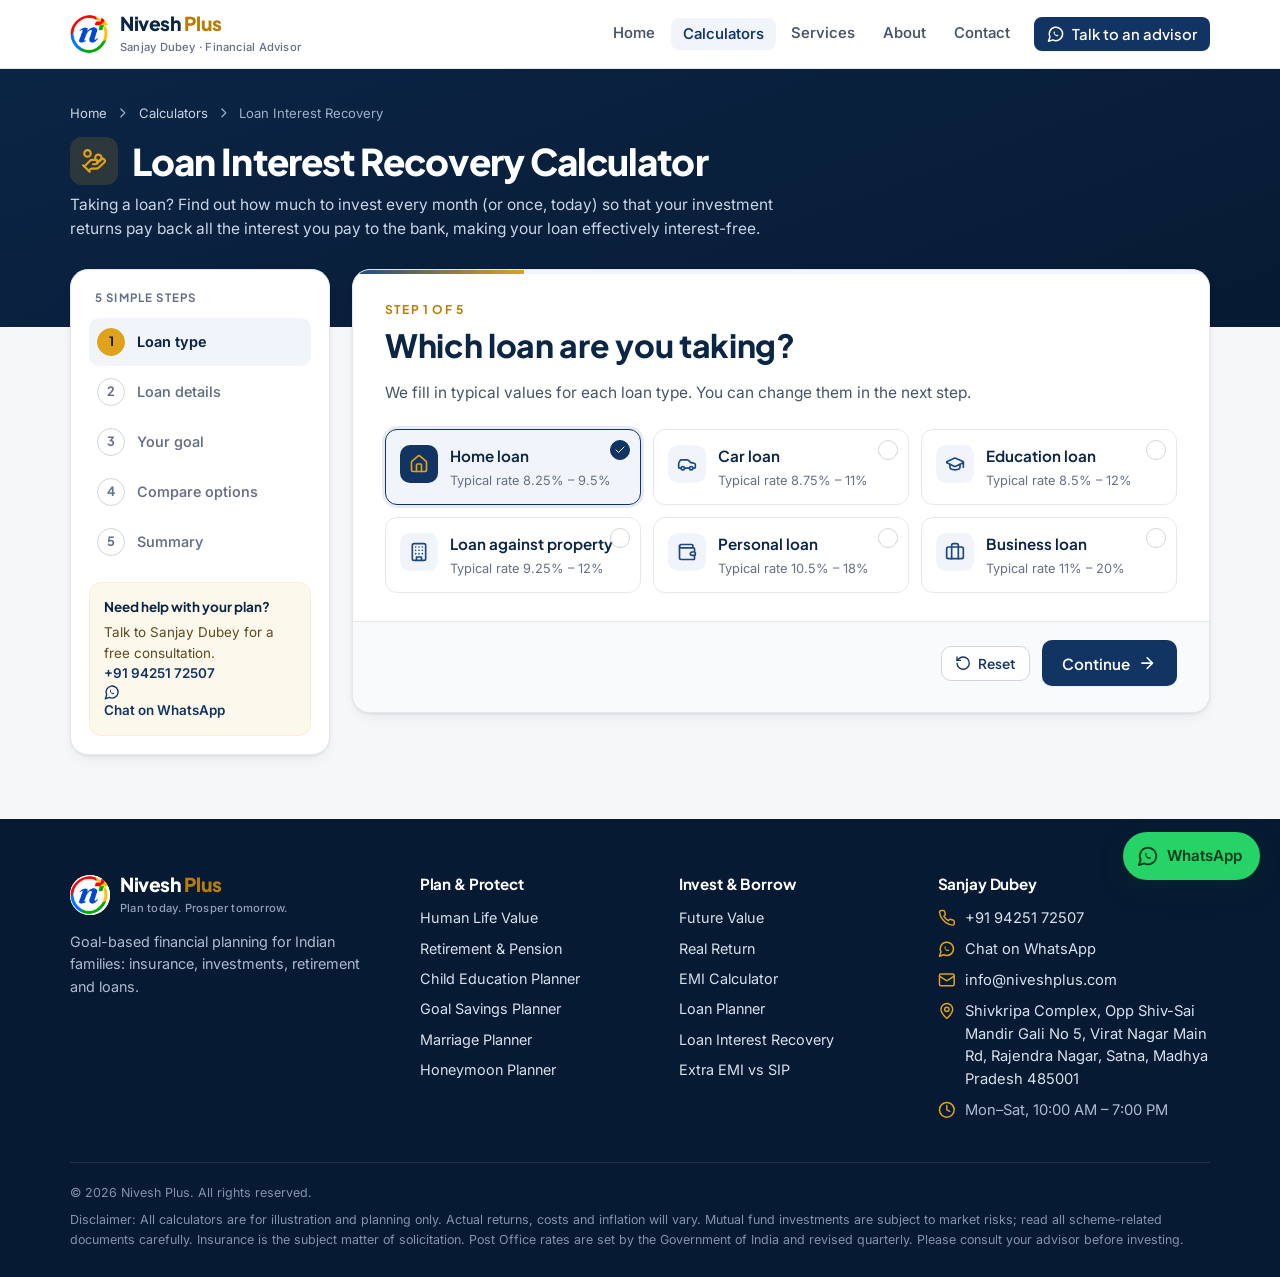
<file: calculators/loan-interest-recovery.html>
<!doctype html>
<html lang="en">
<head>
<meta charset="utf-8">
<meta name="viewport" content="width=device-width, initial-scale=1">
<title>Loan Interest Recovery Calculator | Nivesh Plus</title>
<meta name="description" content="Find how much to invest (SIP or lump sum) so your investment returns cancel out the total interest on your loan.">
<link rel="icon" href="../assets/img/favicon.png" type="image/png">
<link rel="apple-touch-icon" href="../assets/img/apple-touch-icon.png">
<link rel="preconnect" href="https://fonts.googleapis.com">
<link rel="preconnect" href="https://fonts.gstatic.com" crossorigin>
<link href="https://fonts.googleapis.com/css2?family=Inter:wght@400;500;600;700&family=Plus+Jakarta+Sans:wght@600;700;800&display=swap" rel="stylesheet">
<link rel="stylesheet" href="../assets/css/style.css?v=202611281715">
</head>
<body data-root="../" data-calc="loan-interest-recovery">
<div id="np-header"></div>
<main id="np-calc"></main>
<div id="np-footer"></div>
<script src="../assets/js/config.js?v=202611281715"></script>
<script src="../assets/js/core.js?v=202611281715"></script>
<script src="../assets/js/wizard.js?v=202611281715"></script>
<script src="../assets/js/calculators/loan-interest-recovery.js?v=202611281715"></script>
</body>
</html>
</file>
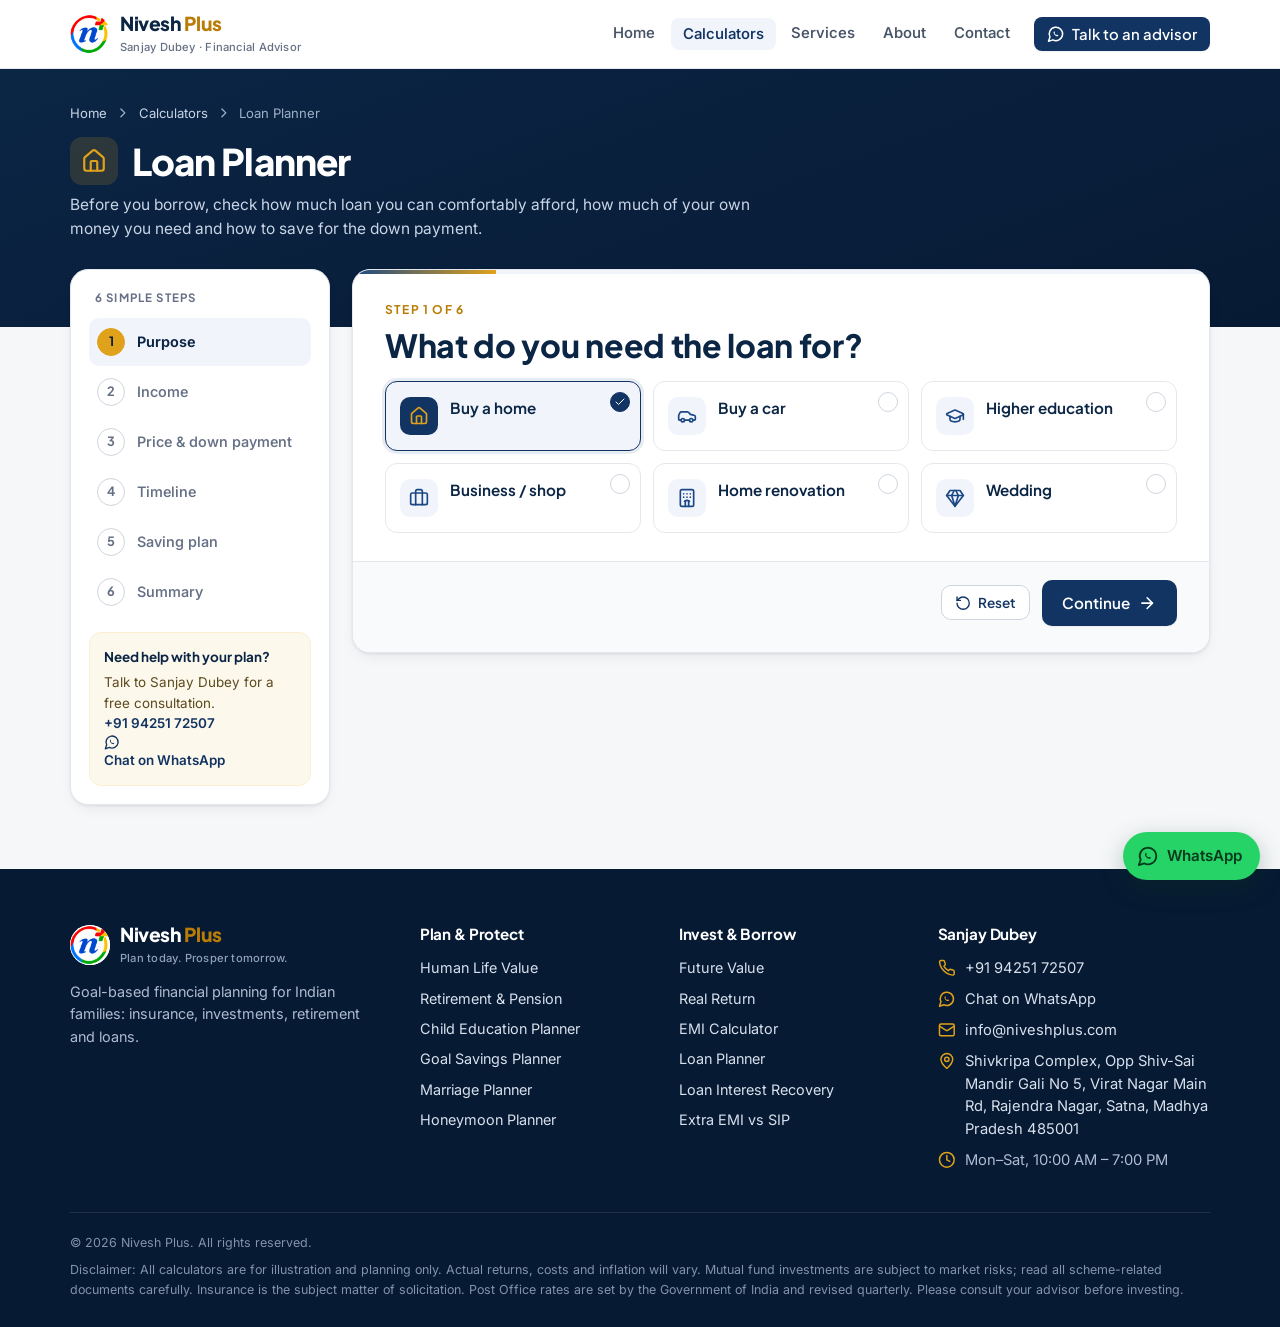
<file: calculators/loan-plan.html>
<!doctype html>
<html lang="en">
<head>
<meta charset="utf-8">
<meta name="viewport" content="width=device-width, initial-scale=1">
<title>Loan Planner | Nivesh Plus</title>
<meta name="description" content="Check loan affordability and plan your down payment.">
<link rel="icon" href="../assets/img/favicon.png" type="image/png">
<link rel="apple-touch-icon" href="../assets/img/apple-touch-icon.png">
<link rel="preconnect" href="https://fonts.googleapis.com">
<link rel="preconnect" href="https://fonts.gstatic.com" crossorigin>
<link href="https://fonts.googleapis.com/css2?family=Inter:wght@400;500;600;700&family=Plus+Jakarta+Sans:wght@600;700;800&display=swap" rel="stylesheet">
<link rel="stylesheet" href="../assets/css/style.css?v=202611281715">
</head>
<body data-root="../" data-calc="loan-plan">
<div id="np-header"></div>
<main id="np-calc"></main>
<div id="np-footer"></div>
<script src="../assets/js/config.js?v=202611281715"></script>
<script src="../assets/js/core.js?v=202611281715"></script>
<script src="../assets/js/wizard.js?v=202611281715"></script>
<script src="../assets/js/calculators/loan-plan.js?v=202611281715"></script>
</body>
</html>
</file>
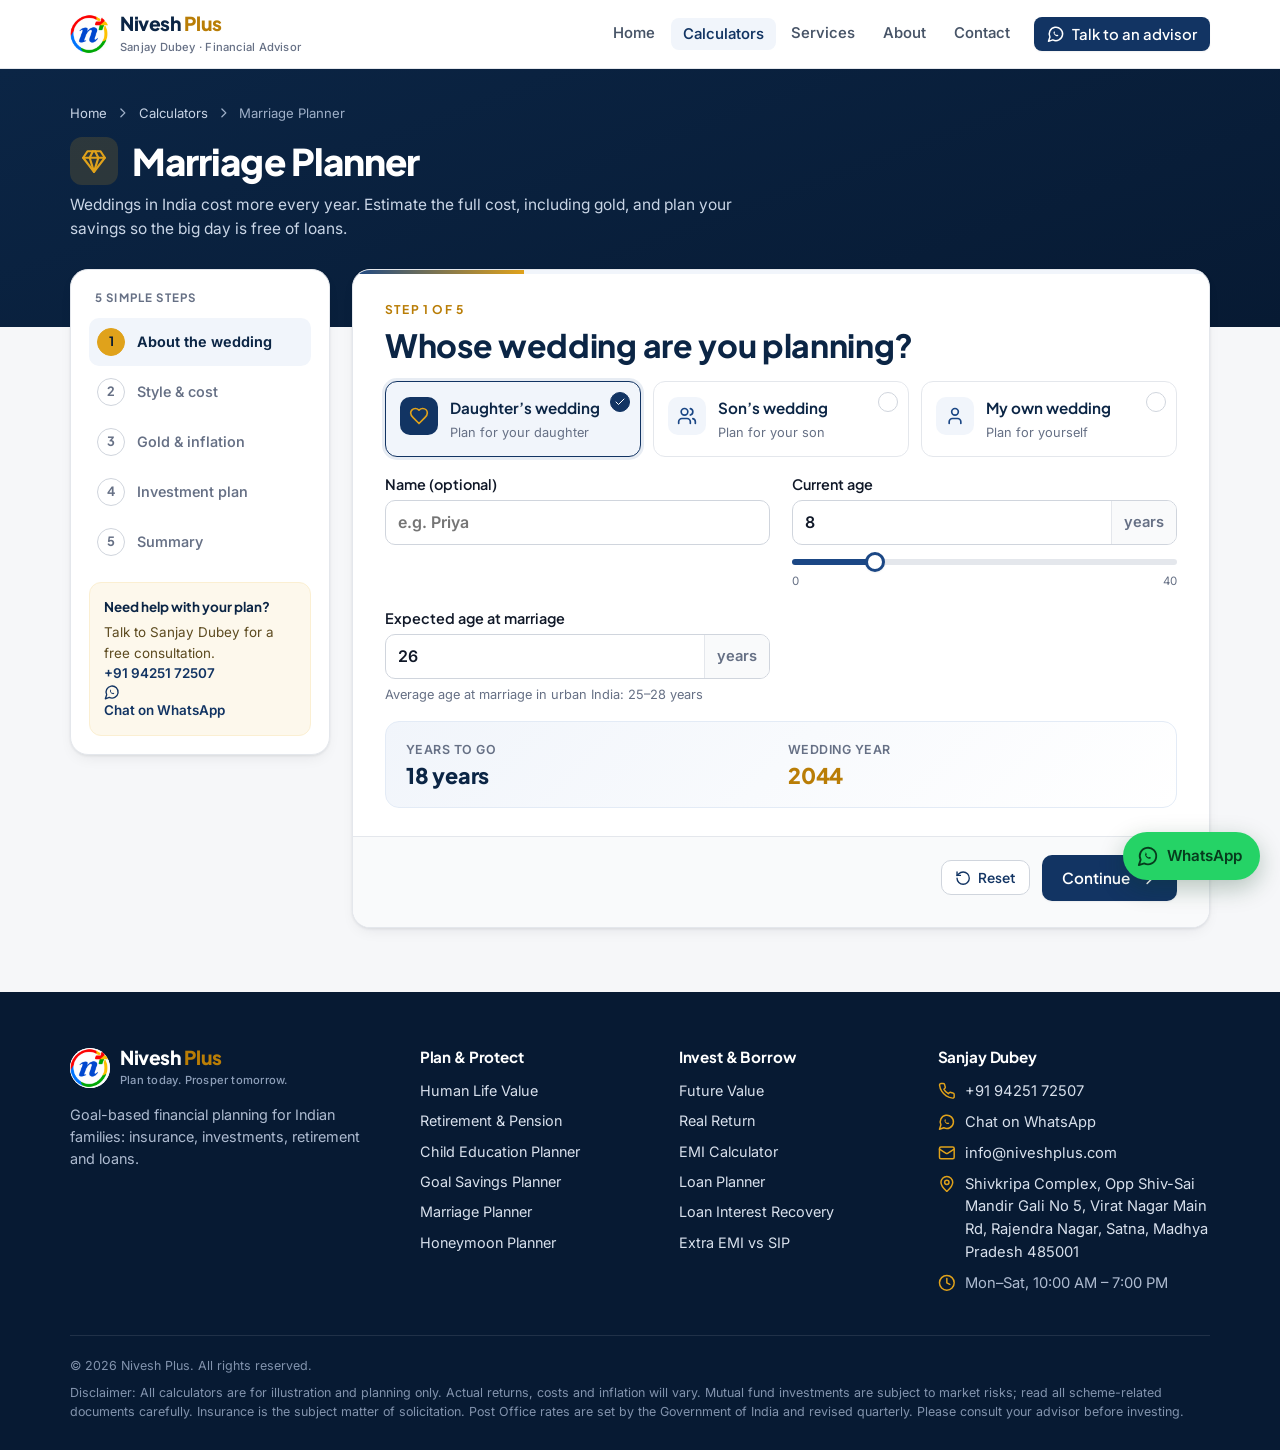
<file: calculators/marriage-plan.html>
<!doctype html>
<html lang="en">
<head>
<meta charset="utf-8">
<meta name="viewport" content="width=device-width, initial-scale=1">
<title>Marriage Planner | Nivesh Plus</title>
<meta name="description" content="Estimate wedding costs including gold and plan savings for the big day.">
<link rel="icon" href="../assets/img/favicon.png" type="image/png">
<link rel="apple-touch-icon" href="../assets/img/apple-touch-icon.png">
<link rel="preconnect" href="https://fonts.googleapis.com">
<link rel="preconnect" href="https://fonts.gstatic.com" crossorigin>
<link href="https://fonts.googleapis.com/css2?family=Inter:wght@400;500;600;700&family=Plus+Jakarta+Sans:wght@600;700;800&display=swap" rel="stylesheet">
<link rel="stylesheet" href="../assets/css/style.css?v=202611281715">
</head>
<body data-root="../" data-calc="marriage-plan">
<div id="np-header"></div>
<main id="np-calc"></main>
<div id="np-footer"></div>
<script src="../assets/js/config.js?v=202611281715"></script>
<script src="../assets/js/core.js?v=202611281715"></script>
<script src="../assets/js/wizard.js?v=202611281715"></script>
<script src="../assets/js/calculators/marriage-plan.js?v=202611281715"></script>
</body>
</html>
</file>
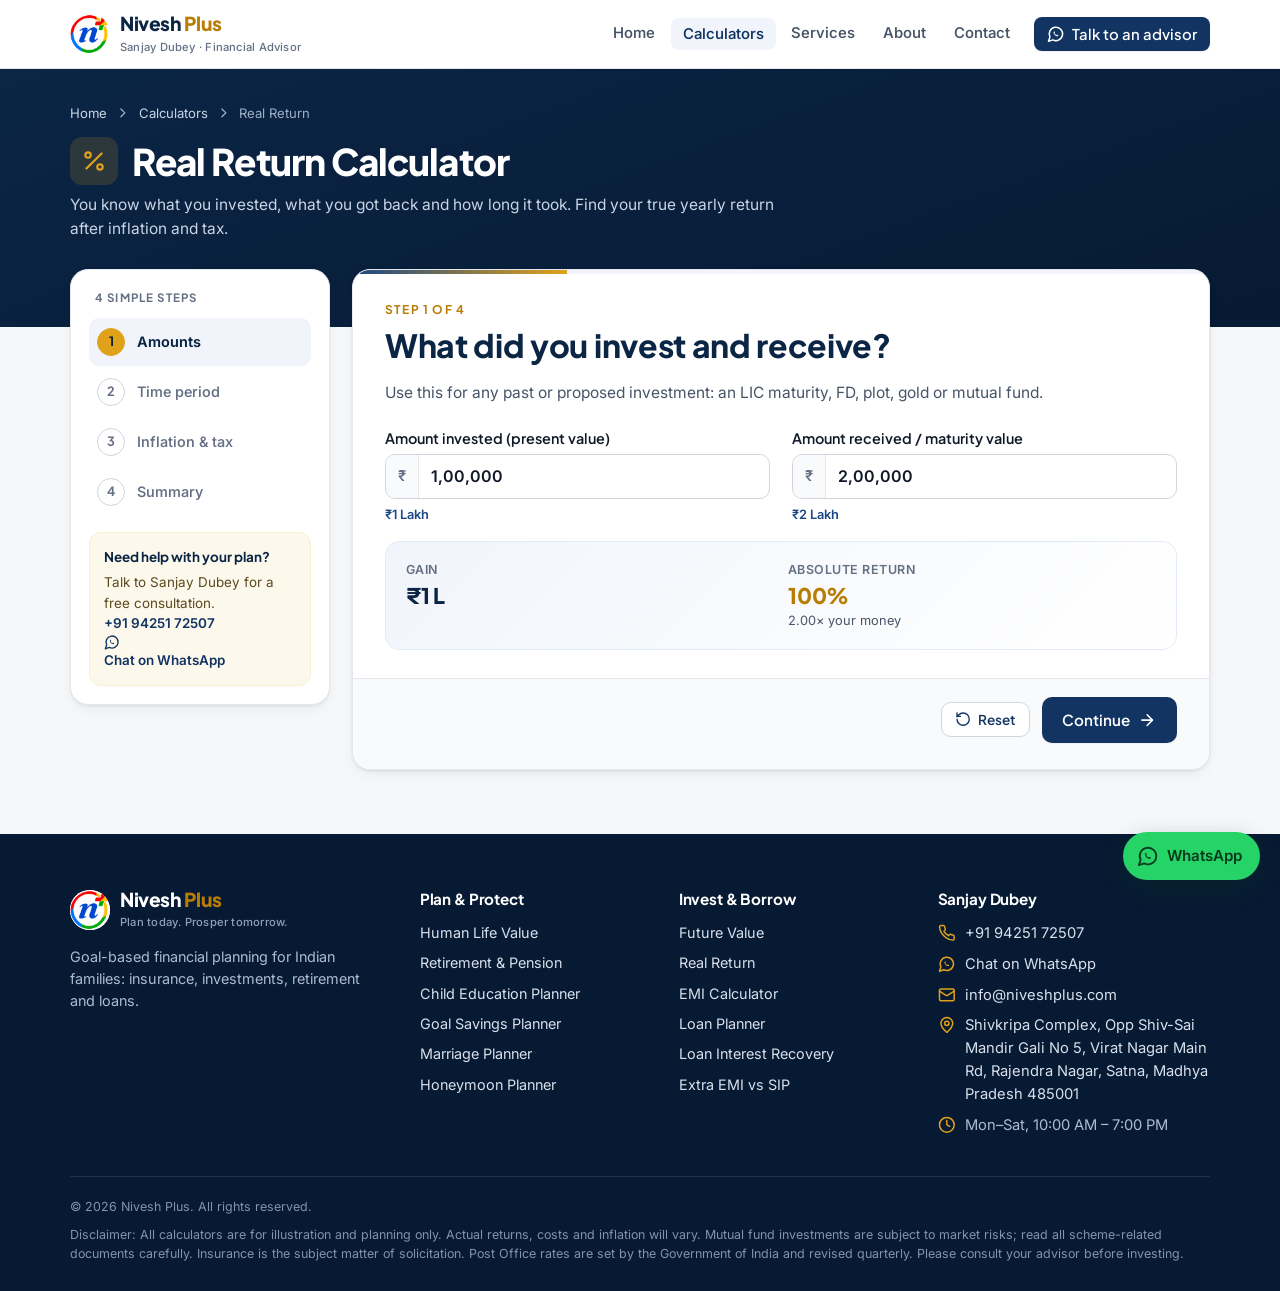
<file: calculators/real-return.html>
<!doctype html>
<html lang="en">
<head>
<meta charset="utf-8">
<meta name="viewport" content="width=device-width, initial-scale=1">
<title>Real Return Calculator | Nivesh Plus</title>
<meta name="description" content="Find your true annual return after inflation and tax.">
<link rel="icon" href="../assets/img/favicon.png" type="image/png">
<link rel="apple-touch-icon" href="../assets/img/apple-touch-icon.png">
<link rel="preconnect" href="https://fonts.googleapis.com">
<link rel="preconnect" href="https://fonts.gstatic.com" crossorigin>
<link href="https://fonts.googleapis.com/css2?family=Inter:wght@400;500;600;700&family=Plus+Jakarta+Sans:wght@600;700;800&display=swap" rel="stylesheet">
<link rel="stylesheet" href="../assets/css/style.css?v=202611281715">
</head>
<body data-root="../" data-calc="real-return">
<div id="np-header"></div>
<main id="np-calc"></main>
<div id="np-footer"></div>
<script src="../assets/js/config.js?v=202611281715"></script>
<script src="../assets/js/core.js?v=202611281715"></script>
<script src="../assets/js/wizard.js?v=202611281715"></script>
<script src="../assets/js/calculators/real-return.js?v=202611281715"></script>
</body>
</html>
</file>
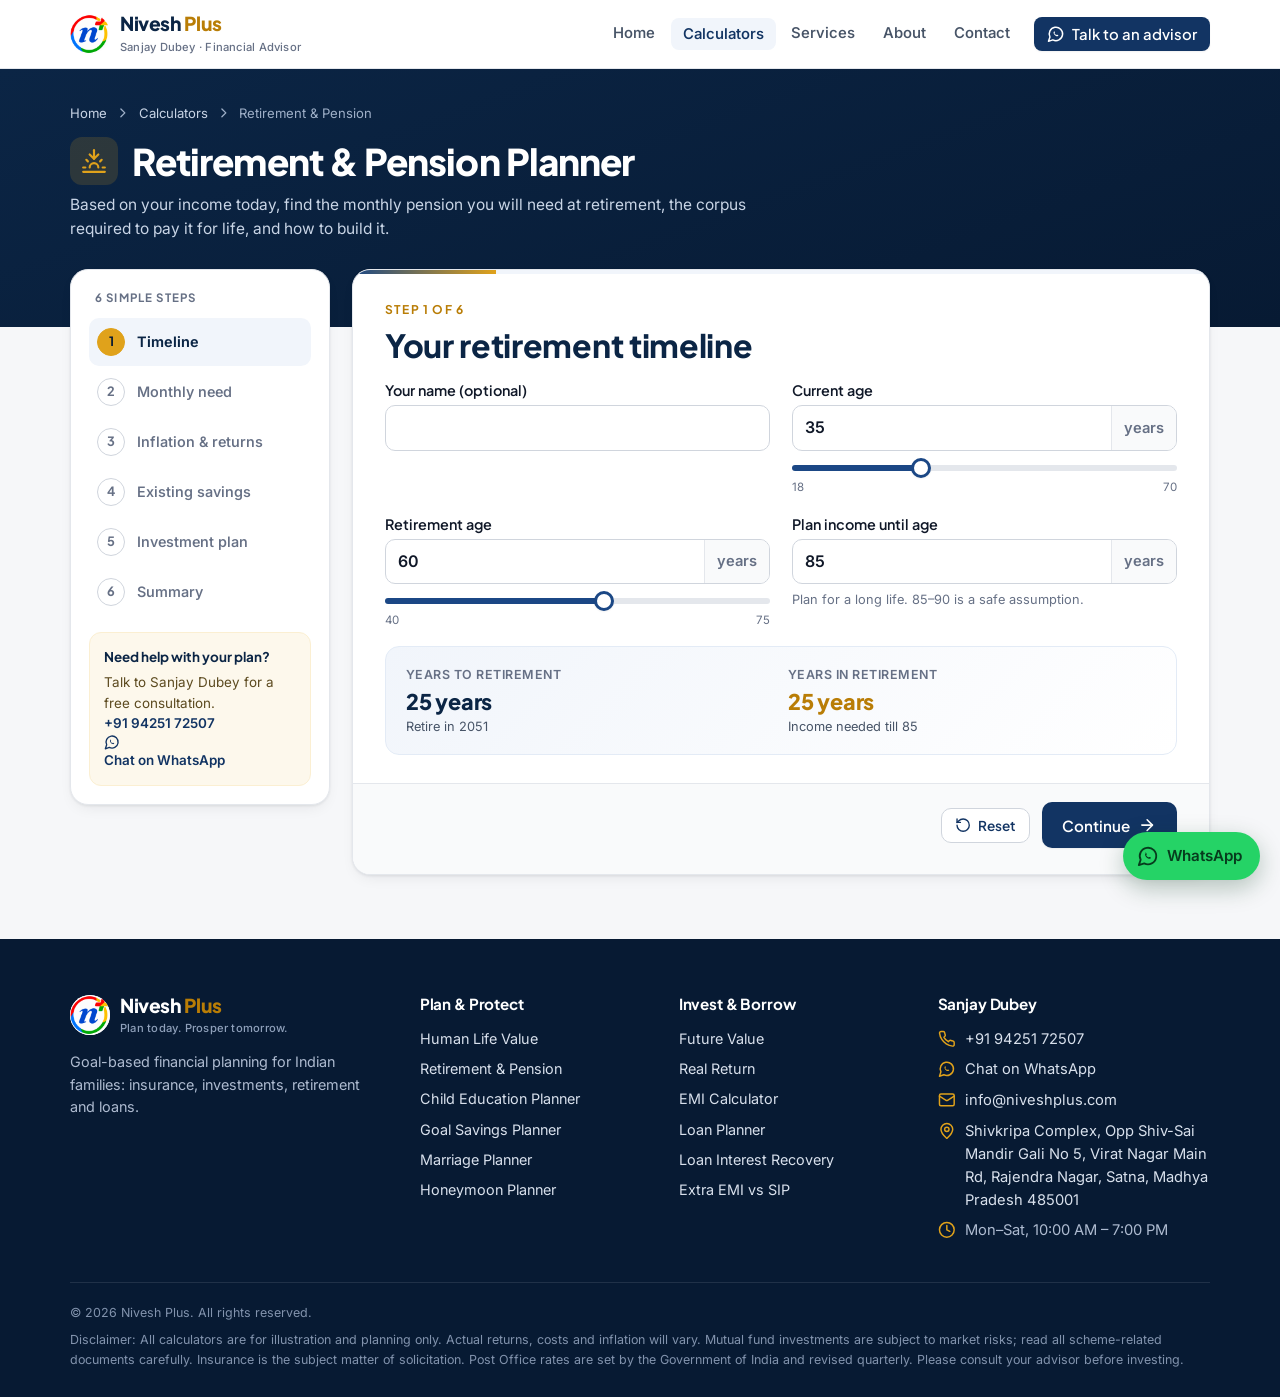
<file: calculators/retirement-pension.html>
<!doctype html>
<html lang="en">
<head>
<meta charset="utf-8">
<meta name="viewport" content="width=device-width, initial-scale=1">
<title>Retirement & Pension Planner | Nivesh Plus</title>
<meta name="description" content="Find the monthly pension and retirement corpus you need, based on your current income.">
<link rel="icon" href="../assets/img/favicon.png" type="image/png">
<link rel="apple-touch-icon" href="../assets/img/apple-touch-icon.png">
<link rel="preconnect" href="https://fonts.googleapis.com">
<link rel="preconnect" href="https://fonts.gstatic.com" crossorigin>
<link href="https://fonts.googleapis.com/css2?family=Inter:wght@400;500;600;700&family=Plus+Jakarta+Sans:wght@600;700;800&display=swap" rel="stylesheet">
<link rel="stylesheet" href="../assets/css/style.css?v=202611281715">
</head>
<body data-root="../" data-calc="retirement-pension">
<div id="np-header"></div>
<main id="np-calc"></main>
<div id="np-footer"></div>
<script src="../assets/js/config.js?v=202611281715"></script>
<script src="../assets/js/core.js?v=202611281715"></script>
<script src="../assets/js/wizard.js?v=202611281715"></script>
<script src="../assets/js/calculators/retirement-pension.js?v=202611281715"></script>
</body>
</html>
</file>
<file: assets/css/style.css>
/* ==========================================================
   Nivesh Plus — shared design system
   Used by the landing page, every calculator and the PDF report.
   ========================================================== */

:root {
  color-scheme: light;

  /* Brand */
  --navy-950: #071a33;
  --navy-900: #0b2545;
  --navy-800: #123463;
  --navy-700: #1b4785;
  --navy-100: #e3ebf6;
  --navy-50:  #f1f5fb;
  --gold-600: #b97d06;
  --gold-500: #e0a21b;
  --gold-100: #fbefd2;
  --gold-50:  #fdf8ec;

  /* Surfaces & ink */
  --bg:        #f6f7f9;
  --surface:   #ffffff;
  --surface-2: #f9fafb;
  --line:      #e4e7ec;
  --line-2:    #d0d5dd;
  --ink:       #101828;
  --ink-2:     #475467;
  --ink-3:     #667085;

  /* Status (always paired with icon + label) */
  --good:      #0ca30c;
  --good-ink:  #006300;
  --good-bg:   #e8f6e8;
  --warn:      #fab219;
  --warn-ink:  #7a5200;
  --warn-bg:   #fef4dc;
  --bad:       #d03b3b;
  --bad-ink:   #a42828;
  --bad-bg:    #fbe9e9;

  /* Chart series (validated pair) */
  --series-1: #2a78d6;
  --series-2: #eb6834;
  --grid:     #eceef1;

  --radius-sm: 8px;
  --radius:    12px;
  --radius-lg: 18px;
  --shadow-sm: 0 1px 2px rgba(16, 24, 40, .06);
  --shadow:    0 1px 3px rgba(16, 24, 40, .08), 0 6px 16px -6px rgba(16, 24, 40, .10);
  --shadow-lg: 0 18px 40px -16px rgba(11, 37, 69, .28);

  --font-head: "Plus Jakarta Sans", "Inter", system-ui, -apple-system, "Segoe UI", Roboto, sans-serif;
  --font-body: "Inter", system-ui, -apple-system, "Segoe UI", Roboto, sans-serif;
  --maxw: 1180px;
}

*, *::before, *::after { box-sizing: border-box; }
html { -webkit-text-size-adjust: 100%; scroll-behavior: smooth; }
body {
  margin: 0;
  font-family: var(--font-body);
  font-size: 15.5px;
  line-height: 1.55;
  color: var(--ink);
  background: var(--bg);
  -webkit-font-smoothing: antialiased;
}
img, svg { display: block; max-width: 100%; }
a { color: var(--navy-700); text-decoration: none; }
a:hover { text-decoration: underline; }
h1, h2, h3, h4 { font-family: var(--font-head); color: var(--navy-900); line-height: 1.2; margin: 0 0 .5em; letter-spacing: -.01em; }
h1 { font-size: clamp(1.9rem, 4.4vw, 3rem); font-weight: 800; letter-spacing: -.025em; }
h2 { font-size: clamp(1.45rem, 2.8vw, 2rem); font-weight: 750; }
h3 { font-size: 1.12rem; font-weight: 700; }
p { margin: 0 0 1em; }
.container { width: 100%; max-width: var(--maxw); margin: 0 auto; padding: 0 20px; }
.muted { color: var(--ink-3); }
.nowrap { white-space: nowrap; }
.sr-only { position: absolute; width: 1px; height: 1px; overflow: hidden; clip: rect(0 0 0 0); white-space: nowrap; }
.icon { width: 1.2em; height: 1.2em; flex: none; }
:focus-visible { outline: 3px solid color-mix(in srgb, var(--gold-500) 70%, transparent); outline-offset: 2px; border-radius: 6px; }

/* ---------- Buttons ---------- */
.btn {
  display: inline-flex; align-items: center; justify-content: center; gap: .5em;
  font: 600 .95rem/1 var(--font-head);
  padding: .85em 1.3em; border-radius: 10px; border: 1px solid transparent;
  cursor: pointer; text-decoration: none !important; transition: background .15s, box-shadow .15s, transform .05s, border-color .15s;
  white-space: nowrap;
}
.btn:active { transform: translateY(1px); }
.btn-primary { background: var(--navy-800); color: #fff; box-shadow: var(--shadow-sm); }
.btn-primary:hover { background: var(--navy-700); }
.btn-gold { background: var(--gold-500); color: var(--navy-950); }
.btn-gold:hover { background: #eab133; }
.btn-ghost { background: var(--surface); color: var(--navy-800); border-color: var(--line-2); }
.btn-ghost:hover { border-color: var(--navy-700); background: var(--navy-50); }
.btn-link { background: none; border: none; color: var(--ink-2); padding: .6em .4em; }
.btn-link:hover { color: var(--navy-800); }
.btn[disabled] { opacity: .45; cursor: not-allowed; }
.btn-lg { font-size: 1rem; padding: 1em 1.5em; }
.btn-sm { font-size: .85rem; padding: .6em .95em; }
.btn-wa { background: #25d366; color: #073b1d; }
.btn-wa:hover { background: #1ebe5b; }

/* ---------- Header ---------- */
.site-header {
  position: sticky; top: 0; z-index: 40;
  background: rgba(255,255,255,.92); backdrop-filter: saturate(1.4) blur(10px);
  border-bottom: 1px solid var(--line);
}
.site-header .container { display: flex; align-items: center; gap: 24px; height: 68px; }
.brand { display: flex; align-items: center; gap: 10px; color: var(--navy-900); text-decoration: none !important; }
.brand-mark { width: 40px; height: 40px; border-radius: 50%; background: #fff; object-fit: contain; flex: none; }
.brand-name { font: 800 1.2rem/1 var(--font-head); letter-spacing: -.02em; }
.brand-name span { color: var(--gold-600); }
.brand-tag { display: block; font: 500 .7rem/1.2 var(--font-body); color: var(--ink-3); letter-spacing: .02em; margin-top: 3px; }
.nav { display: flex; gap: 4px; margin-left: auto; align-items: center; }
.nav a { color: var(--ink-2); font-weight: 550; font-size: .93rem; padding: .5em .8em; border-radius: 8px; text-decoration: none; }
.nav a:hover, .nav a.active { color: var(--navy-800); background: var(--navy-50); }
.nav .btn { margin-left: 8px; }
.nav a.btn-primary, .nav a.btn-primary:hover { color: #fff; background: var(--navy-800); }
.nav a.btn-primary:hover { background: var(--navy-700); }
.nav-toggle { display: none; margin-left: auto; background: none; border: 1px solid var(--line-2); border-radius: 8px; padding: 8px; cursor: pointer; color: var(--navy-900); }
.nav-drop { position: relative; }
.nav-drop-menu {
  position: absolute; top: calc(100% + 8px); right: 0; width: 560px; padding: 14px;
  background: var(--surface); border: 1px solid var(--line); border-radius: var(--radius); box-shadow: var(--shadow-lg);
  display: none; grid-template-columns: 1fr 1fr; gap: 4px;
}
.nav-drop:hover .nav-drop-menu, .nav-drop:focus-within .nav-drop-menu { display: grid; }
.nav-drop-menu::before { content: ""; position: absolute; top: -10px; left: 0; right: 0; height: 10px; }
.nav-drop-menu a { display: flex; gap: 10px; align-items: center; padding: .55em .7em; font-size: .9rem; }
.nav-drop-menu a .icon { color: var(--navy-700); }
.nav-drop-menu .grp { grid-column: 1 / -1; font: 700 .7rem/1 var(--font-head); text-transform: uppercase; letter-spacing: .08em; color: var(--ink-3); padding: 10px 10px 4px; }

@media (max-width: 900px) {
  .nav-toggle { display: inline-flex; }
  .nav {
    position: absolute; left: 0; right: 0; top: 68px; flex-direction: column; align-items: stretch;
    background: var(--surface); border-bottom: 1px solid var(--line); padding: 10px 16px 16px; display: none; gap: 2px;
    box-shadow: var(--shadow);
  }
  .nav.open { display: flex; }
  .nav .btn { margin: 8px 0 0; }
  .nav-drop-menu { position: static; width: auto; display: grid; grid-template-columns: 1fr; box-shadow: none; border: none; padding: 0 0 6px 8px; }
  .nav-drop > a { display: none; }
}

/* ---------- Hero (landing) ---------- */
.hero {
  position: relative; overflow: hidden; color: #fff;
  background:
    radial-gradient(900px 420px at 85% -10%, rgba(224,162,27,.22), transparent 60%),
    radial-gradient(700px 500px at -10% 120%, rgba(42,120,214,.35), transparent 60%),
    linear-gradient(160deg, var(--navy-900), var(--navy-950));
}
.hero .container { display: grid; grid-template-columns: 1.25fr .9fr; gap: 48px; padding-top: 72px; padding-bottom: 80px; align-items: center; }
.hero h1 { color: #fff; }
.hero h1 em { font-style: normal; color: var(--gold-500); }
.hero p.lead { font-size: 1.1rem; color: #c9d5e6; max-width: 560px; }
.hero .eyebrow { color: var(--gold-500); }
.hero-ctas { display: flex; gap: 12px; flex-wrap: wrap; margin-top: 26px; }
.hero .btn-ghost { background: rgba(255,255,255,.06); color: #fff; border-color: rgba(255,255,255,.25); }
.hero .btn-ghost:hover { background: rgba(255,255,255,.12); }
.hero-points { display: flex; gap: 22px; flex-wrap: wrap; margin-top: 34px; color: #c9d5e6; font-size: .9rem; }
.hero-points span { display: inline-flex; gap: 8px; align-items: center; }
.hero-points .icon { color: var(--gold-500); }
.eyebrow { display: inline-block; font: 700 .76rem/1 var(--font-head); letter-spacing: .12em; text-transform: uppercase; color: var(--gold-600); margin-bottom: 14px; }

.advisor-card {
  background: rgba(255,255,255,.98); color: var(--ink); border-radius: var(--radius-lg); padding: 26px;
  box-shadow: var(--shadow-lg); position: relative;
}
.advisor-card .top { display: flex; gap: 16px; align-items: center; }
.advisor-photo { width: 84px; height: 84px; border-radius: 50%; object-fit: cover; border: 3px solid var(--gold-100); background: var(--navy-50); flex: none; }
.advisor-card h3 { margin: 0; font-size: 1.25rem; }
.advisor-card .role { color: var(--ink-3); font-size: .88rem; }
.advisor-card .cred { font-size: .8rem; color: var(--gold-600); font-weight: 600; margin-top: 2px; }
.contact-list { list-style: none; padding: 0; margin: 18px 0 0; display: grid; gap: 10px; }
.contact-list li { display: flex; gap: 10px; align-items: flex-start; font-size: .92rem; color: var(--ink-2); }
.contact-list .icon { color: var(--navy-700); margin-top: 2px; }
.contact-list a { color: var(--ink); }
.advisor-card .btn { width: 100%; margin-top: 18px; }
.mini-quote { margin-top: 18px; padding: 14px; border-radius: 10px; background: var(--navy-50); color: var(--navy-800); font-size: .88rem; }

@media (max-width: 900px) {
  .hero .container { grid-template-columns: 1fr; padding-top: 48px; padding-bottom: 56px; gap: 32px; }
}

/* ---------- Sections ---------- */
.section { padding: 72px 0; }
.section-alt { background: var(--surface); border-top: 1px solid var(--line); border-bottom: 1px solid var(--line); }
.section-head { max-width: 680px; margin-bottom: 36px; }
.section-head p { color: var(--ink-2); font-size: 1.02rem; }
.center { text-align: center; margin-left: auto; margin-right: auto; }

.calc-group { margin-bottom: 44px; }
.calc-group:last-child { margin-bottom: 0; }
.calc-group-title { display: flex; align-items: center; gap: 12px; margin-bottom: 18px; }
.calc-group-title h3 { margin: 0; font-size: 1.2rem; }
.calc-group-title .chip { margin-left: auto; }
.calc-group-title .gicon { width: 38px; height: 38px; border-radius: 10px; display: grid; place-items: center; background: var(--navy-800); color: var(--gold-500); }
.calc-grid { display: grid; grid-template-columns: repeat(auto-fill, minmax(255px, 1fr)); gap: 16px; }
.calc-card {
  display: flex; flex-direction: column; gap: 10px; padding: 22px; border-radius: var(--radius);
  background: var(--surface); border: 1px solid var(--line); box-shadow: var(--shadow-sm);
  color: var(--ink); text-decoration: none !important; transition: border-color .15s, box-shadow .15s, transform .15s;
}
.calc-card:hover { border-color: var(--navy-700); box-shadow: var(--shadow); transform: translateY(-2px); }
.calc-card .cicon { width: 46px; height: 46px; border-radius: 12px; display: grid; place-items: center; background: var(--navy-50); color: var(--navy-700); }
.calc-card .cicon .icon { width: 24px; height: 24px; }
.calc-card h4 { margin: 4px 0 0; font-size: 1.05rem; }
.calc-card p { margin: 0; color: var(--ink-2); font-size: .9rem; flex: 1; }
.calc-card .go { display: inline-flex; gap: 6px; align-items: center; color: var(--navy-700); font: 650 .88rem/1 var(--font-head); margin-top: 6px; }
.calc-card:hover .go { color: var(--gold-600); }
.calc-card .meta { font-size: .76rem; color: var(--ink-3); }

.chip { display: inline-flex; align-items: center; gap: 6px; font: 600 .74rem/1 var(--font-body); padding: .45em .75em; border-radius: 999px; background: var(--navy-50); color: var(--navy-800); }
.chip-gold { background: var(--gold-100); color: #6b4700; }

.steps-3 { display: grid; grid-template-columns: repeat(3, 1fr); gap: 20px; counter-reset: s; }
.steps-3 > div { background: var(--surface-2); border: 1px solid var(--line); border-radius: var(--radius); padding: 24px; position: relative; }
.steps-3 .num { width: 36px; height: 36px; border-radius: 50%; display: grid; place-items: center; background: var(--gold-500); color: var(--navy-950); font: 800 1rem/1 var(--font-head); margin-bottom: 14px; }
.steps-3 p { color: var(--ink-2); margin: 0; font-size: .93rem; }
@media (max-width: 760px) { .steps-3 { grid-template-columns: 1fr; } }

.options-3 { display: grid; grid-template-columns: repeat(3, 1fr); gap: 18px; }
.opt-card { border-radius: var(--radius); padding: 24px; background: var(--surface); border: 1px solid var(--line); }
.opt-card .rate { font: 800 2rem/1 var(--font-head); color: var(--navy-900); margin: 10px 0 4px; }
.opt-card .rate small { font-size: .9rem; color: var(--ink-3); font-weight: 600; }
.opt-card ul { padding-left: 1.1em; margin: 12px 0 0; color: var(--ink-2); font-size: .9rem; }
.opt-card .head { display: flex; gap: 10px; align-items: center; }
.opt-card .head .icon { width: 22px; height: 22px; color: var(--navy-700); }
@media (max-width: 760px) { .options-3 { grid-template-columns: 1fr; } }

.about { display: grid; grid-template-columns: 280px 1fr; gap: 40px; align-items: center; }
.about-photo { width: 100%; aspect-ratio: 1; border-radius: var(--radius-lg); object-fit: cover; background: var(--navy-50); border: 1px solid var(--line); }
@media (max-width: 760px) { .about { grid-template-columns: 1fr; } .about-photo { max-width: 220px; } }

.cta-band { background: linear-gradient(135deg, var(--navy-800), var(--navy-950)); color: #fff; border-radius: var(--radius-lg); padding: 40px; display: flex; gap: 24px; align-items: center; justify-content: space-between; flex-wrap: wrap; }
.cta-band h2 { color: #fff; margin: 0 0 6px; }
.cta-band p { color: #c9d5e6; margin: 0; }

/* ---------- Footer ---------- */
.site-footer { background: var(--navy-950); color: #aebbd0; padding: 56px 0 28px; font-size: .9rem; }
.site-footer .cols { display: grid; grid-template-columns: 1.4fr 1fr 1fr 1.2fr; gap: 32px; }
.site-footer h4 { color: #fff; font-size: .95rem; margin-bottom: 14px; }
.site-footer a { color: #d8e0ec; }
.site-footer ul { list-style: none; padding: 0; margin: 0; display: grid; gap: 8px; }
.site-footer .brand { color: #fff; }
.site-footer .brand-tag { color: #8fa0ba; }
.site-footer .contact-list li { color: #aebbd0; }
.site-footer .contact-list .icon { color: var(--gold-500); }
.site-footer .contact-list a { color: #d8e0ec; }
.site-footer .legal { border-top: 1px solid rgba(255,255,255,.1); margin-top: 40px; padding-top: 20px; font-size: .78rem; color: #8293ad; display: grid; gap: 8px; }
@media (max-width: 900px) { .site-footer .cols { grid-template-columns: 1fr 1fr; } }
@media (max-width: 560px) { .site-footer .cols { grid-template-columns: 1fr; } }

/* ==========================================================
   Calculator page
   ========================================================== */
.calc-hero { background: linear-gradient(160deg, var(--navy-900), var(--navy-950)); color: #fff; padding: 34px 0 86px; }
.calc-hero .crumbs { font-size: .82rem; color: #9fb0c8; margin-bottom: 14px; display: flex; gap: 8px; align-items: center; }
.calc-hero .crumbs a { color: #c9d5e6; }
.calc-hero h1 { color: #fff; font-size: clamp(1.6rem, 3.4vw, 2.3rem); margin-bottom: 8px; display: flex; gap: 14px; align-items: center; }
.calc-hero h1 .hicon { width: 48px; height: 48px; border-radius: 12px; background: rgba(224,162,27,.16); color: var(--gold-500); display: grid; place-items: center; flex: none; }
.calc-hero h1 .hicon .icon { width: 26px; height: 26px; }
.calc-hero p { color: #c9d5e6; max-width: 720px; margin: 0; }

.wizard { margin-top: -58px; margin-bottom: 64px; display: grid; grid-template-columns: 260px 1fr; gap: 22px; align-items: start; }
.wiz-rail { background: var(--surface); border: 1px solid var(--line); border-radius: var(--radius-lg); padding: 18px; box-shadow: var(--shadow); position: sticky; top: 88px; }
.wiz-rail .rail-title { font: 700 .72rem/1 var(--font-head); text-transform: uppercase; letter-spacing: .1em; color: var(--ink-3); margin: 4px 6px 14px; }
.wiz-steps { list-style: none; margin: 0; padding: 0; display: grid; gap: 2px; }
.wiz-steps li button {
  width: 100%; display: flex; gap: 12px; align-items: center; text-align: left; background: none; border: 0; padding: 10px 8px; border-radius: 10px;
  font: 550 .9rem/1.3 var(--font-body); color: var(--ink-3); cursor: pointer;
}
.wiz-steps li button:disabled { cursor: default; }
.wiz-steps li button:not(:disabled):hover { background: var(--surface-2); color: var(--ink); }
.wiz-steps .dot { width: 28px; height: 28px; border-radius: 50%; display: grid; place-items: center; border: 1.5px solid var(--line-2); font: 700 .8rem/1 var(--font-head); color: var(--ink-3); flex: none; background: var(--surface); }
.wiz-steps li.done .dot { background: var(--navy-800); border-color: var(--navy-800); color: #fff; }
.wiz-steps li.done button { color: var(--ink-2); }
.wiz-steps li.current button { color: var(--navy-900); background: var(--navy-50); font-weight: 650; }
.wiz-steps li.current .dot { border-color: var(--gold-500); background: var(--gold-500); color: var(--navy-950); }
.rail-help { margin-top: 16px; padding: 14px; border-radius: 12px; background: var(--gold-50); border: 1px solid var(--gold-100); font-size: .84rem; color: #5c4a1f; }
.rail-help strong { display: block; color: var(--navy-900); margin-bottom: 4px; font-family: var(--font-head); }
.rail-help a { color: var(--navy-800); font-weight: 600; }

.wiz-card { background: var(--surface); border: 1px solid var(--line); border-radius: var(--radius-lg); box-shadow: var(--shadow); overflow: hidden; min-width: 0; }
.wiz-progress { height: 4px; background: var(--navy-50); }
.wiz-progress > div { height: 100%; background: linear-gradient(90deg, var(--navy-700), var(--gold-500)); transition: width .35s ease; }
.wiz-body { padding: 30px 32px 10px; }
.wiz-stepno { font: 700 .75rem/1 var(--font-head); letter-spacing: .1em; text-transform: uppercase; color: var(--gold-600); margin-bottom: 10px; }
.wiz-body > h2 { font-size: clamp(1.3rem, 2.4vw, 1.65rem); margin-bottom: 6px; }
.wiz-sub { color: var(--ink-2); margin-bottom: 24px; }
.wiz-foot { display: flex; gap: 12px; align-items: center; padding: 18px 32px 26px; border-top: 1px solid var(--line); margin-top: 18px; background: var(--surface-2); }
.wiz-foot .spacer { flex: 1; }
.wiz-error { color: var(--bad-ink); background: var(--bad-bg); border-radius: 10px; padding: 10px 14px; font-size: .9rem; display: none; gap: 8px; align-items: center; margin-top: 14px; }
.wiz-error.show { display: flex; }
.step-anim { animation: stepIn .28s ease both; }
@keyframes stepIn { from { opacity: 0; transform: translateY(8px); } to { opacity: 1; transform: none; } }

.wiz-mobile-steps { display: none; }
@media (max-width: 900px) {
  .wizard { grid-template-columns: 1fr; }
  .wiz-rail { display: none; }
  .wiz-mobile-steps { display: flex; justify-content: space-between; font-size: .82rem; color: var(--ink-3); padding: 14px 20px 0; }
  .wiz-body { padding: 22px 20px 6px; }
  .wiz-foot { padding: 14px 16px 18px; gap: 6px; }
  .wiz-foot .btn-primary { padding: .85em 1em; }
  .wiz-foot [data-act=reset] { padding: .6em .7em; font-size: 0; gap: 0; }
  .wiz-foot [data-act=reset] .icon { font-size: 15px; }
  .wiz-foot [data-act=back] { padding-left: 0; }
}

/* ---------- Form fields ---------- */
.fields { display: grid; grid-template-columns: repeat(2, minmax(0, 1fr)); gap: 18px 22px; }
.field { display: flex; flex-direction: column; gap: 6px; min-width: 0; }
.field.full { grid-column: 1 / -1; }
.field > label, .field-label { font: 600 .9rem/1.3 var(--font-head); color: var(--ink); }
.field .hint { font-size: .8rem; color: var(--ink-3); }
.field .words { font-size: .8rem; color: var(--navy-700); font-weight: 600; min-height: 1.2em; }
@media (max-width: 640px) { .fields { grid-template-columns: 1fr; } }

.input-wrap { display: flex; align-items: stretch; border: 1.5px solid var(--line-2); border-radius: 10px; background: var(--surface); transition: border-color .15s, box-shadow .15s; overflow: hidden; }
.input-wrap:focus-within { border-color: var(--navy-700); box-shadow: 0 0 0 4px rgba(27,71,133,.12); }
.input-wrap .pre, .input-wrap .suf { display: grid; place-items: center; padding: 0 12px; color: var(--ink-3); background: var(--surface-2); font-weight: 600; font-size: .92rem; }
.input-wrap .pre { border-right: 1px solid var(--line); }
.input-wrap .suf { border-left: 1px solid var(--line); }
.input-wrap input, .input-wrap select {
  flex: 1; min-width: 0; border: 0; outline: 0; background: transparent; padding: 12px 12px; font: 600 1rem/1.2 var(--font-body); color: var(--ink);
}
.input-wrap select { cursor: pointer; appearance: none; background-image: url("data:image/svg+xml,%3Csvg xmlns='http://www.w3.org/2000/svg' width='16' height='16' viewBox='0 0 24 24' fill='none' stroke='%23667085' stroke-width='2'%3E%3Cpath d='m6 9 6 6 6-6'/%3E%3C/svg%3E"); background-repeat: no-repeat; background-position: right 12px center; padding-right: 36px; }
.input-wrap input::-webkit-outer-spin-button, .input-wrap input::-webkit-inner-spin-button { -webkit-appearance: none; margin: 0; }
.input-wrap input[type=number] { -moz-appearance: textfield; }
.field.invalid .input-wrap { border-color: var(--bad); }

input[type=range] { -webkit-appearance: none; appearance: none; width: 100%; height: 6px; border-radius: 999px; background: linear-gradient(90deg, var(--navy-700) var(--p, 50%), var(--line) var(--p, 50%)); outline: none; margin: 8px 0 2px; }
input[type=range]::-webkit-slider-thumb { -webkit-appearance: none; width: 20px; height: 20px; border-radius: 50%; background: #fff; border: 3px solid var(--navy-700); box-shadow: var(--shadow-sm); cursor: pointer; }
input[type=range]::-moz-range-thumb { width: 16px; height: 16px; border-radius: 50%; background: #fff; border: 3px solid var(--navy-700); cursor: pointer; }
.range-scale { display: flex; justify-content: space-between; font-size: .72rem; color: var(--ink-3); }

/* Choice cards */
.choices { display: grid; grid-template-columns: repeat(auto-fill, minmax(190px, 1fr)); gap: 12px; }
.choices.cols-2 { grid-template-columns: repeat(auto-fill, minmax(240px, 1fr)); }
.choice {
  position: relative; display: flex; gap: 12px; align-items: flex-start; text-align: left; padding: 15px 14px; border-radius: 12px; cursor: pointer;
  background: var(--surface); border: 1.5px solid var(--line); font: inherit; color: inherit; transition: border-color .15s, background .15s, box-shadow .15s;
}
.choice:hover { border-color: var(--navy-700); }
.choice .cic { width: 38px; height: 38px; border-radius: 10px; background: var(--navy-50); color: var(--navy-700); display: grid; place-items: center; flex: none; }
.choice .cic .icon { width: 20px; height: 20px; }
.choice .ct { font: 650 .95rem/1.25 var(--font-head); color: var(--navy-900); }
.choice .cd { font-size: .8rem; color: var(--ink-3); margin-top: 3px; line-height: 1.35; }
.choice .tick { position: absolute; top: 10px; right: 10px; width: 20px; height: 20px; border-radius: 50%; border: 1.5px solid var(--line-2); display: grid; place-items: center; color: transparent; }
.choice .tick .icon { width: 12px; height: 12px; }
.choice[aria-checked=true] { border-color: var(--navy-800); background: var(--navy-50); box-shadow: 0 0 0 3px rgba(27,71,133,.10); }
.choice[aria-checked=true] .cic { background: var(--navy-800); color: var(--gold-500); }
.choice[aria-checked=true] .tick { background: var(--navy-800); border-color: var(--navy-800); color: #fff; }

.segmented { display: inline-flex; flex-wrap: wrap; gap: 4px; padding: 4px; border-radius: 12px; background: var(--surface-2); border: 1px solid var(--line); }
.segmented button { border: 0; background: none; padding: .6em 1em; border-radius: 9px; font: 600 .88rem/1 var(--font-head); color: var(--ink-2); cursor: pointer; }
.segmented button[aria-checked=true] { background: var(--surface); color: var(--navy-900); box-shadow: var(--shadow-sm); outline: 1.5px solid var(--navy-800); }

/* Cost items table */
.items { border: 1px solid var(--line); border-radius: 12px; overflow: hidden; }
.item-row { display: grid; grid-template-columns: 1fr 190px; gap: 12px; align-items: center; padding: 10px 14px; border-bottom: 1px solid var(--line); }
.item-row:last-child { border-bottom: 0; }
.item-row .il { font-weight: 600; font-size: .92rem; }
.item-row .ih { font-size: .78rem; color: var(--ink-3); }
.item-row .input-wrap input { padding: 9px 10px; font-size: .95rem; text-align: right; }
.item-row.total { background: var(--navy-50); }
.item-row.total .tv { text-align: right; font: 800 1.05rem/1.2 var(--font-head); color: var(--navy-900); }
.item-row.total .ts { text-align: right; font-size: .78rem; color: var(--ink-3); }
@media (max-width: 520px) { .item-row { grid-template-columns: 1fr; gap: 6px; } }

/* Live info panels */
.live { border-radius: 14px; background: linear-gradient(135deg, var(--navy-50), #fff); border: 1px solid var(--navy-100); padding: 18px 20px; }
.live-grid { display: grid; grid-template-columns: repeat(auto-fit, minmax(160px, 1fr)); gap: 14px; }
.kpi .kl { font-size: .78rem; color: var(--ink-3); font-weight: 600; text-transform: uppercase; letter-spacing: .04em; }
.kpi .kv { font: 800 1.35rem/1.2 var(--font-head); color: var(--navy-900); margin-top: 4px; letter-spacing: -.01em; }
.kpi .ks { font-size: .8rem; color: var(--ink-2); margin-top: 2px; }
.kpi.accent .kv { color: var(--gold-600); }
.note { display: flex; gap: 10px; align-items: flex-start; padding: 12px 14px; border-radius: 10px; font-size: .86rem; background: var(--surface-2); border: 1px solid var(--line); color: var(--ink-2); }
.note .icon { margin-top: 1px; color: var(--navy-700); }
.note.warn { background: var(--warn-bg); border-color: #f5dfa6; color: var(--warn-ink); }
.note.warn .icon { color: var(--warn-ink); }
.note.good { background: var(--good-bg); border-color: #c4e6c4; color: var(--good-ink); }
.note.good .icon { color: var(--good-ink); }
.note.bad { background: var(--bad-bg); border-color: #f1c6c6; color: var(--bad-ink); }
.note.bad .icon { color: var(--bad-ink); }

.status { display: inline-flex; align-items: center; gap: 6px; padding: .3em .7em; border-radius: 999px; font: 650 .8rem/1.2 var(--font-head); }
.status .icon { width: 14px; height: 14px; }
.status.good { background: var(--good-bg); color: var(--good-ink); }
.status.warn { background: var(--warn-bg); color: var(--warn-ink); }
.status.bad { background: var(--bad-bg); color: var(--bad-ink); }

/* Investment option cards */
.invest { display: grid; grid-template-columns: repeat(3, minmax(0, 1fr)); gap: 14px; }
.inv-card { border: 1.5px solid var(--line); border-radius: 14px; padding: 18px; background: var(--surface); display: flex; flex-direction: column; gap: 12px; position: relative; }
.inv-card .ih { display: flex; gap: 10px; align-items: center; }
.inv-card .ih .cic { width: 36px; height: 36px; border-radius: 10px; display: grid; place-items: center; background: var(--navy-50); color: var(--navy-700); flex: none; }
.inv-card .ih .cic .icon { width: 20px; height: 20px; }
.inv-card .it { font: 700 .98rem/1.2 var(--font-head); color: var(--navy-900); }
.inv-card .is { font-size: .78rem; color: var(--ink-3); }
.inv-card .input-wrap select { padding: 9px 30px 9px 10px; font-size: .86rem; text-overflow: ellipsis; }
.inv-card .big { font: 800 1.45rem/1.15 var(--font-head); color: var(--navy-900); letter-spacing: -.01em; }
.inv-card .bl { font-size: .74rem; color: var(--ink-3); text-transform: uppercase; letter-spacing: .05em; font-weight: 600; }
.inv-card .row2 { display: flex; justify-content: space-between; gap: 10px; border-top: 1px dashed var(--line); padding-top: 10px; font-size: .84rem; }
.inv-card .row2 b { font-family: var(--font-head); color: var(--ink); }
.inv-card .real { font-size: .78rem; }
.inv-card .flag { position: absolute; top: -10px; right: 14px; }
.inv-card .custom-rate { display: none; }
.inv-card.is-custom .custom-rate { display: flex; }
@media (max-width: 860px) { .invest { grid-template-columns: 1fr; } }

/* ---------- Summary ---------- */
.sum-hero { border-radius: 16px; padding: 24px; background: linear-gradient(135deg, var(--navy-800), var(--navy-950)); color: #fff; display: grid; grid-template-columns: 1fr auto; gap: 18px; align-items: center; }
.sum-hero .sl { color: #b8c6da; font-size: .85rem; font-weight: 600; text-transform: uppercase; letter-spacing: .06em; }
.sum-hero .sv { font: 800 clamp(1.8rem, 4vw, 2.5rem)/1.1 var(--font-head); color: var(--gold-500); margin: 6px 0; letter-spacing: -.02em; }
.sum-hero .sn { color: #d5deeb; font-size: .92rem; }
.sum-hero .sbadge { width: 64px; height: 64px; border-radius: 16px; background: rgba(224,162,27,.15); color: var(--gold-500); display: grid; place-items: center; }
.sum-hero .sbadge .icon { width: 32px; height: 32px; }
@media (max-width: 560px) { .sum-hero { grid-template-columns: 1fr; } .sum-hero .sbadge { display: none; } }

.tiles { display: grid; grid-template-columns: repeat(auto-fit, minmax(170px, 1fr)); gap: 12px; margin-top: 16px; }
.tile { border: 1px solid var(--line); border-radius: 12px; padding: 14px 16px; background: var(--surface); }
.tile .kl { font-size: .74rem; color: var(--ink-3); font-weight: 600; text-transform: uppercase; letter-spacing: .05em; }
.tile .kv { font: 800 1.2rem/1.25 var(--font-head); color: var(--navy-900); margin-top: 4px; }
.tile .ks { font-size: .78rem; color: var(--ink-2); margin-top: 2px; }

.sum-sec { margin-top: 26px; }
.sum-sec > h3 { display: flex; gap: 10px; align-items: center; font-size: 1.02rem; padding-bottom: 10px; border-bottom: 1px solid var(--line); margin-bottom: 14px; }
.sum-sec > h3 .icon { color: var(--gold-600); }
.kv-list { display: grid; grid-template-columns: repeat(2, minmax(0, 1fr)); gap: 0 28px; }
.kv-list > div { display: flex; justify-content: space-between; gap: 14px; padding: 9px 0; border-bottom: 1px dashed var(--line); font-size: .9rem; }
.kv-list > div span:first-child { color: var(--ink-2); }
.kv-list > div span:last-child { font-weight: 650; text-align: right; }
@media (max-width: 640px) { .kv-list { grid-template-columns: 1fr; } }

.table-wrap { overflow-x: auto; border: 1px solid var(--line); border-radius: 12px; }
table.data { width: 100%; border-collapse: collapse; font-size: .88rem; font-variant-numeric: tabular-nums; }
table.data th, table.data td { padding: 10px 12px; text-align: right; border-bottom: 1px solid var(--line); white-space: nowrap; }
table.data th:first-child, table.data td:first-child { text-align: left; }
table.data thead th { background: var(--navy-900); color: #fff; font: 650 .78rem/1.2 var(--font-head); text-transform: uppercase; letter-spacing: .04em; }
table.data tbody tr:nth-child(even) td { background: var(--surface-2); }
table.data tbody tr:last-child td { border-bottom: 0; }
table.data tr.hl td { background: var(--gold-50) !important; font-weight: 650; }
table.data tfoot td { background: var(--navy-50); font-weight: 700; border-top: 1.5px solid var(--navy-100); }
.td-sub { display: block; font-size: .74rem; color: var(--ink-3); font-weight: 500; }

.takeaways { list-style: none; margin: 0; padding: 0; display: grid; gap: 10px; }
.takeaways li { display: flex; gap: 10px; align-items: flex-start; font-size: .92rem; color: var(--ink-2); }
.takeaways li .icon { color: var(--good-ink); margin-top: 2px; }

.sum-actions { display: flex; flex-wrap: wrap; gap: 10px; align-items: center; margin-top: 26px; padding: 18px; border-radius: 14px; background: var(--gold-50); border: 1px solid var(--gold-100); }
.sum-actions .field { flex: 1 1 220px; }
.sum-actions .hint { font-size: .78rem; color: var(--ink-3); width: 100%; }

/* ---------- Charts ---------- */
.chart { position: relative; }
.chart svg { width: 100%; height: auto; overflow: visible; }
.chart text { font-family: var(--font-body); }
.chart .axis-text { fill: var(--ink-3); font-size: 11px; }
.chart .val-text { fill: var(--ink); font-size: 12px; font-weight: 650; }
.chart .lab-text { fill: var(--ink-2); font-size: 12px; font-weight: 550; }
.chart .hit { fill: transparent; cursor: crosshair; }
.chart .hit:hover + .hover-band, .chart .col-g:hover .hover-band { opacity: 1; }
.chart .hover-band { fill: var(--navy-50); opacity: 0; transition: opacity .1s; }
.legend { display: flex; gap: 16px; flex-wrap: wrap; font-size: .82rem; color: var(--ink-2); margin-bottom: 8px; }
.legend span { display: inline-flex; align-items: center; gap: 6px; }
.legend i { width: 12px; height: 12px; border-radius: 3px; display: inline-block; }
.tip { position: absolute; pointer-events: none; background: var(--navy-950); color: #fff; padding: 8px 10px; border-radius: 8px; font-size: .78rem; line-height: 1.45; box-shadow: var(--shadow-lg); opacity: 0; transition: opacity .1s; white-space: nowrap; z-index: 5; }
.tip.show { opacity: 1; }
.tip b { color: var(--gold-500); font-family: var(--font-head); }
.tip i { display: inline-block; width: 8px; height: 8px; border-radius: 2px; margin-right: 6px; }

/* Print-only report is hidden on screen */
#np-report { display: none; }

/* ==========================================================
   PDF / Print report template
   ========================================================== */
@page { size: A4; margin: 12mm 12mm 16mm; }
@media print {
  html, body { background: #fff !important; }
  body { font-size: 10.5pt; -webkit-print-color-adjust: exact; print-color-adjust: exact; }
  body.printing > *:not(#np-report) { display: none !important; }
  body.printing #np-report { display: block; }
  .chart .hit, .tip { display: none !important; }
}

.rpt { color: var(--ink); font-family: var(--font-body); }
.rpt-head { display: flex; align-items: center; gap: 16px; padding: 16px 18px; border-radius: 12px; background: var(--navy-900); color: #fff; }
.rpt-head .brand-mark { width: 46px; height: 46px; }
.rpt-head .rb { flex: 1; }
.rpt-head .rb .n { font: 800 18pt/1 var(--font-head); letter-spacing: -.02em; }
.rpt-head .rb .n span { color: var(--gold-500); }
.rpt-head .rb .t { font-size: 8.5pt; color: #b8c6da; margin-top: 4px; }
.rpt-head .ra { display: flex; align-items: center; gap: 12px; text-align: right; }
.rpt-head .ra img { width: 58px; height: 58px; border-radius: 50%; object-fit: cover; border: 2px solid var(--gold-500); background: #fff; }
.rpt-head .ra .an { font: 700 11pt/1.2 var(--font-head); }
.rpt-head .ra .ar { font-size: 8pt; color: #b8c6da; }
.rpt-head .ra .ac { font-size: 8pt; color: #dfe6f0; margin-top: 3px; }
.rpt-title { display: flex; justify-content: space-between; align-items: flex-end; gap: 16px; padding: 16px 2px 12px; border-bottom: 2px solid var(--gold-500); margin-bottom: 14px; }
.rpt-title h1 { font-size: 17pt; margin: 0; color: var(--navy-900); }
.rpt-title .rs { font-size: 9pt; color: var(--ink-2); margin-top: 4px; }
.rpt-title .rm { text-align: right; font-size: 8.5pt; color: var(--ink-2); line-height: 1.6; }
.rpt-title .rm b { color: var(--ink); }
.rpt .sum-hero { border-radius: 10px; padding: 14px 18px; break-inside: avoid; }
.rpt .sum-hero .sv { font-size: 20pt; }
.rpt .sum-hero .sbadge { width: 48px; height: 48px; }
.rpt .tiles { grid-template-columns: repeat(4, 1fr); gap: 8px; margin-top: 10px; }
.rpt .tile { padding: 9px 11px; break-inside: avoid; }
.rpt .tile .kv { font-size: 11.5pt; }
.rpt .sum-sec { margin-top: 16px; }
.rpt .sum-sec > :not(h3) { break-inside: avoid; }
.rpt .sum-sec.allow-break > .table-wrap { break-inside: auto; }
.rpt .sum-sec > h3 + * { break-before: avoid; }
.rpt .sum-sec > h3 { font-size: 11pt; margin-bottom: 8px; padding-bottom: 6px; break-after: avoid; }
.rpt .kv-list > div { padding: 5px 0; font-size: 9pt; }
.rpt table.data { font-size: 8.5pt; }
.rpt table.data th, .rpt table.data td { padding: 5px 8px; }
.rpt table.data tr { break-inside: avoid; }
.rpt .table-wrap { overflow: visible; }
.rpt .takeaways li { font-size: 9pt; }
.rpt .note { font-size: 8.5pt; padding: 8px 10px; }
.rpt .chart { max-width: 100%; }
.rpt-disclaimer { margin-top: 18px; font-size: 7.5pt; color: var(--ink-3); line-height: 1.5; border-top: 1px solid var(--line); padding-top: 10px; break-inside: avoid; }
.rpt-sign { margin-top: 18px; display: flex; justify-content: space-between; align-items: flex-end; gap: 20px; break-inside: avoid; font-size: 9pt; }
.rpt-sign .line { width: 200px; border-top: 1px solid var(--ink-2); padding-top: 6px; text-align: center; color: var(--ink-2); }
/* Page footer is drawn in the @page margin (injected at print time with the advisor's details). */

/* Floating WhatsApp chat button */
.wa-fab { position: fixed; right: 20px; bottom: 20px; z-index: 60; display: inline-flex; align-items: center; gap: 8px; padding: 12px 18px 12px 14px; border-radius: 999px; background: #25d366; color: #073b1d; font-weight: 600; font-size: .95rem; text-decoration: none; box-shadow: 0 8px 24px rgba(7, 59, 29, .28); transition: transform .15s ease, background .15s ease; }
.wa-fab:hover { background: #1ebe5b; transform: translateY(-2px); color: #073b1d; }
.wa-fab .icon { width: 22px; height: 22px; }
@media (max-width: 560px) { .wa-fab { right: 16px; bottom: 16px; padding: 14px; } .wa-fab span { display: none; } }
@media print { .wa-fab { display: none !important; } }

/* ---------- Services wheel ---------- */
.services { background: radial-gradient(ellipse at 50% 40%, var(--navy-50), var(--bg) 70%); }
.services .section-head.center { text-align: center; }
.svc-layout { display: grid; grid-template-columns: 1fr minmax(320px, 460px) 1fr; gap: 28px; align-items: center; }
.svc-col { display: grid; gap: 18px; }
.svc-wheel { position: relative; margin: 0; aspect-ratio: 1; border-radius: 50%; box-shadow: var(--shadow-lg); }
.svc-wheel img { display: block; width: 100%; height: 100%; border-radius: 50%; object-fit: cover; }
.svc-hotspots { position: absolute; inset: 0; width: 100%; height: 100%; }
.svc-hotspots path { fill: #fff; fill-opacity: 0; stroke: #fff; stroke-opacity: 0; stroke-width: .6; transition: fill-opacity .15s, stroke-opacity .15s; cursor: pointer; }
.svc-hotspots a:hover path, .svc-hotspots a:focus-visible path,
.services[data-hl="tl"] [data-q="tl"] path, .services[data-hl="tr"] [data-q="tr"] path,
.services[data-hl="bl"] [data-q="bl"] path, .services[data-hl="br"] [data-q="br"] path { fill-opacity: .18; stroke-opacity: .9; }
.svc-hotspots a:focus { outline: none; }
.svc-card {
  --svc: var(--navy-700);
  display: flex; gap: 14px; align-items: flex-start; padding: 18px 20px; border-radius: var(--radius);
  background: var(--surface); border: 1px solid var(--line); border-left: 4px solid var(--svc); box-shadow: var(--shadow-sm);
  color: var(--ink); text-decoration: none !important; transition: box-shadow .15s, transform .15s;
}
.svc-card:hover, .services[data-hl="tl"] .svc-card[data-q="tl"], .services[data-hl="tr"] .svc-card[data-q="tr"],
.services[data-hl="bl"] .svc-card[data-q="bl"], .services[data-hl="br"] .svc-card[data-q="br"] { box-shadow: var(--shadow); transform: translateY(-2px); }
.svc-icon { width: 44px; height: 44px; border-radius: 12px; display: grid; place-items: center; flex: none; color: #fff; background: var(--svc); }
.svc-icon .icon { width: 22px; height: 22px; }
.svc-body { display: flex; flex-direction: column; gap: 3px; min-width: 0; }
.svc-hi { font: 700 1.02rem/1.3 "Noto Sans Devanagari", var(--font-body); color: var(--svc); }
.svc-title { font: 700 1rem/1.25 var(--font-head); }
.svc-desc { font-size: .88rem; color: var(--ink-2); margin-top: 2px; }
.svc-go { display: inline-flex; gap: 6px; align-items: center; margin-top: 8px; font: 650 .86rem/1 var(--font-head); color: var(--navy-700); }
.svc-card:hover .svc-go { color: var(--svc); }
@media (max-width: 980px) {
  .svc-layout { grid-template-columns: 1fr 1fr; }
  .svc-wheel { grid-column: 1 / -1; grid-row: 1; width: min(440px, 100%); justify-self: center; }
}
@media (max-width: 620px) { .svc-layout { grid-template-columns: 1fr; gap: 18px; } }
</file>
